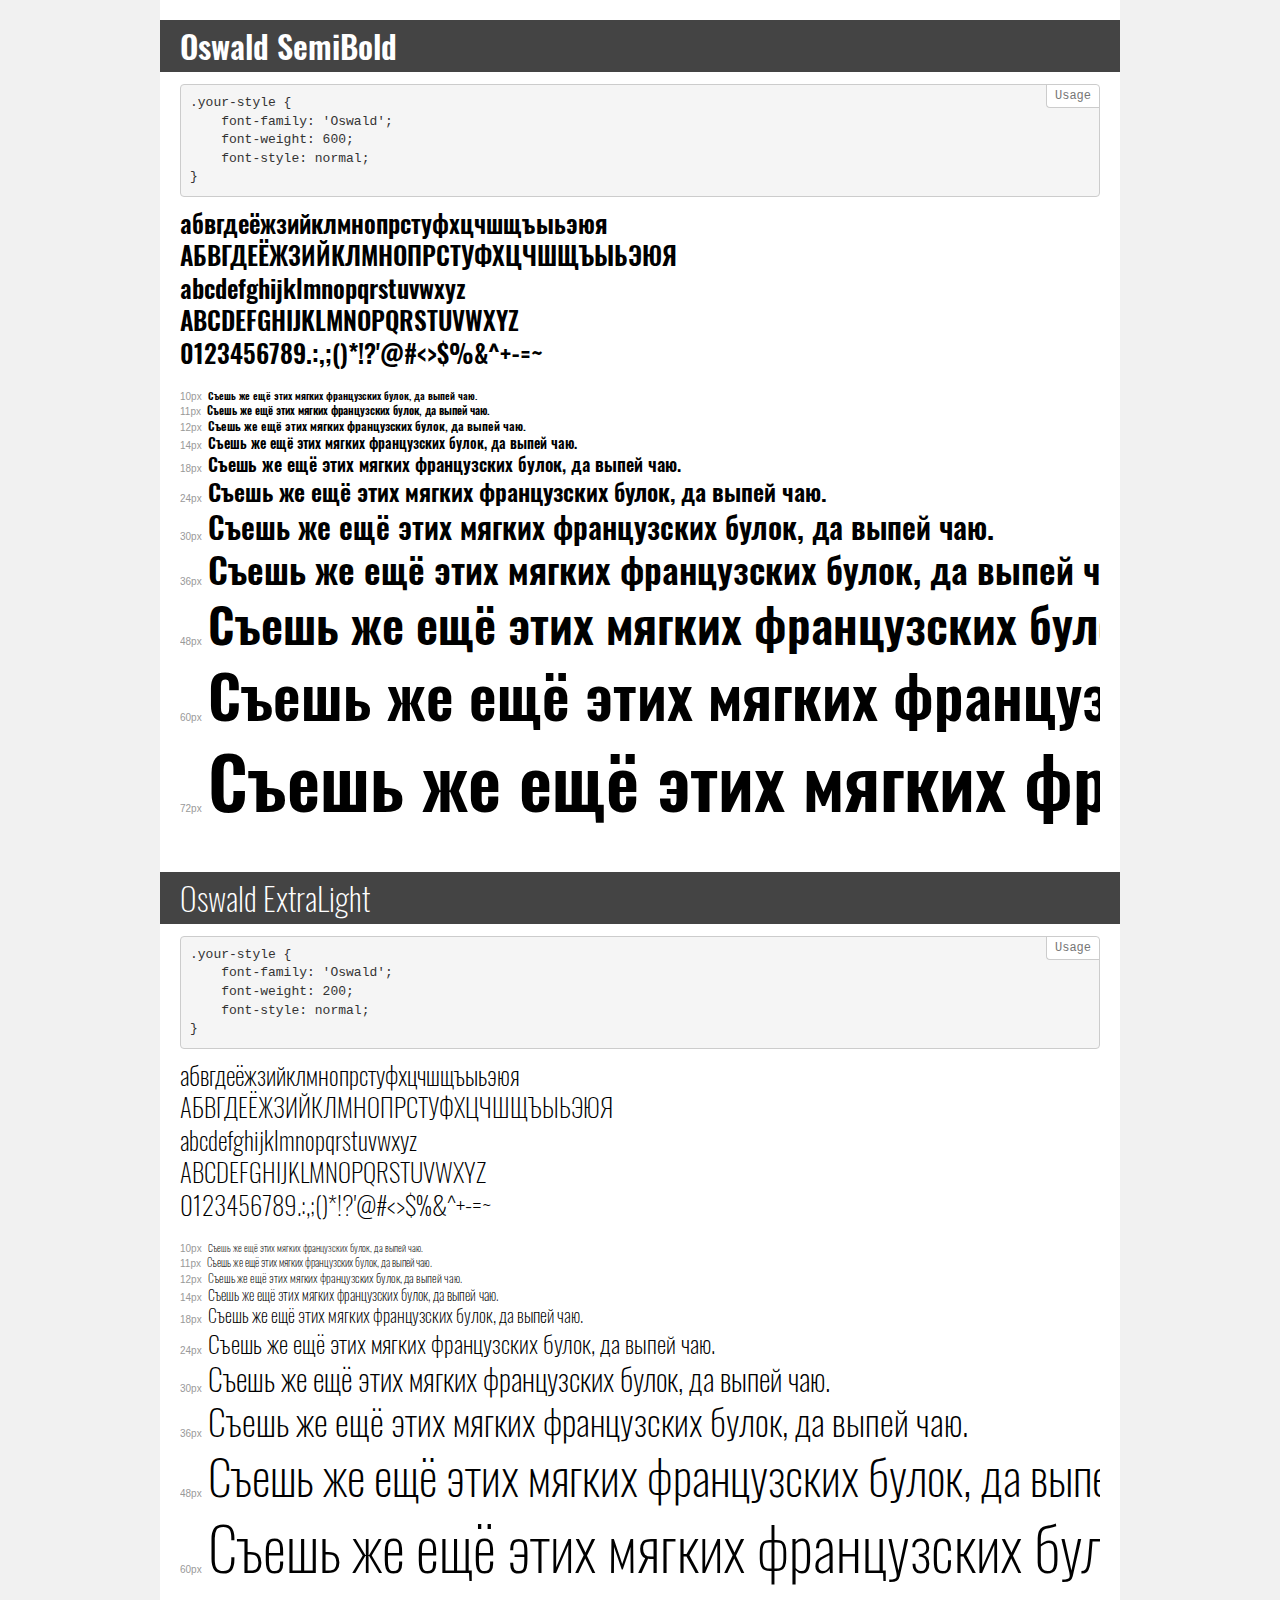
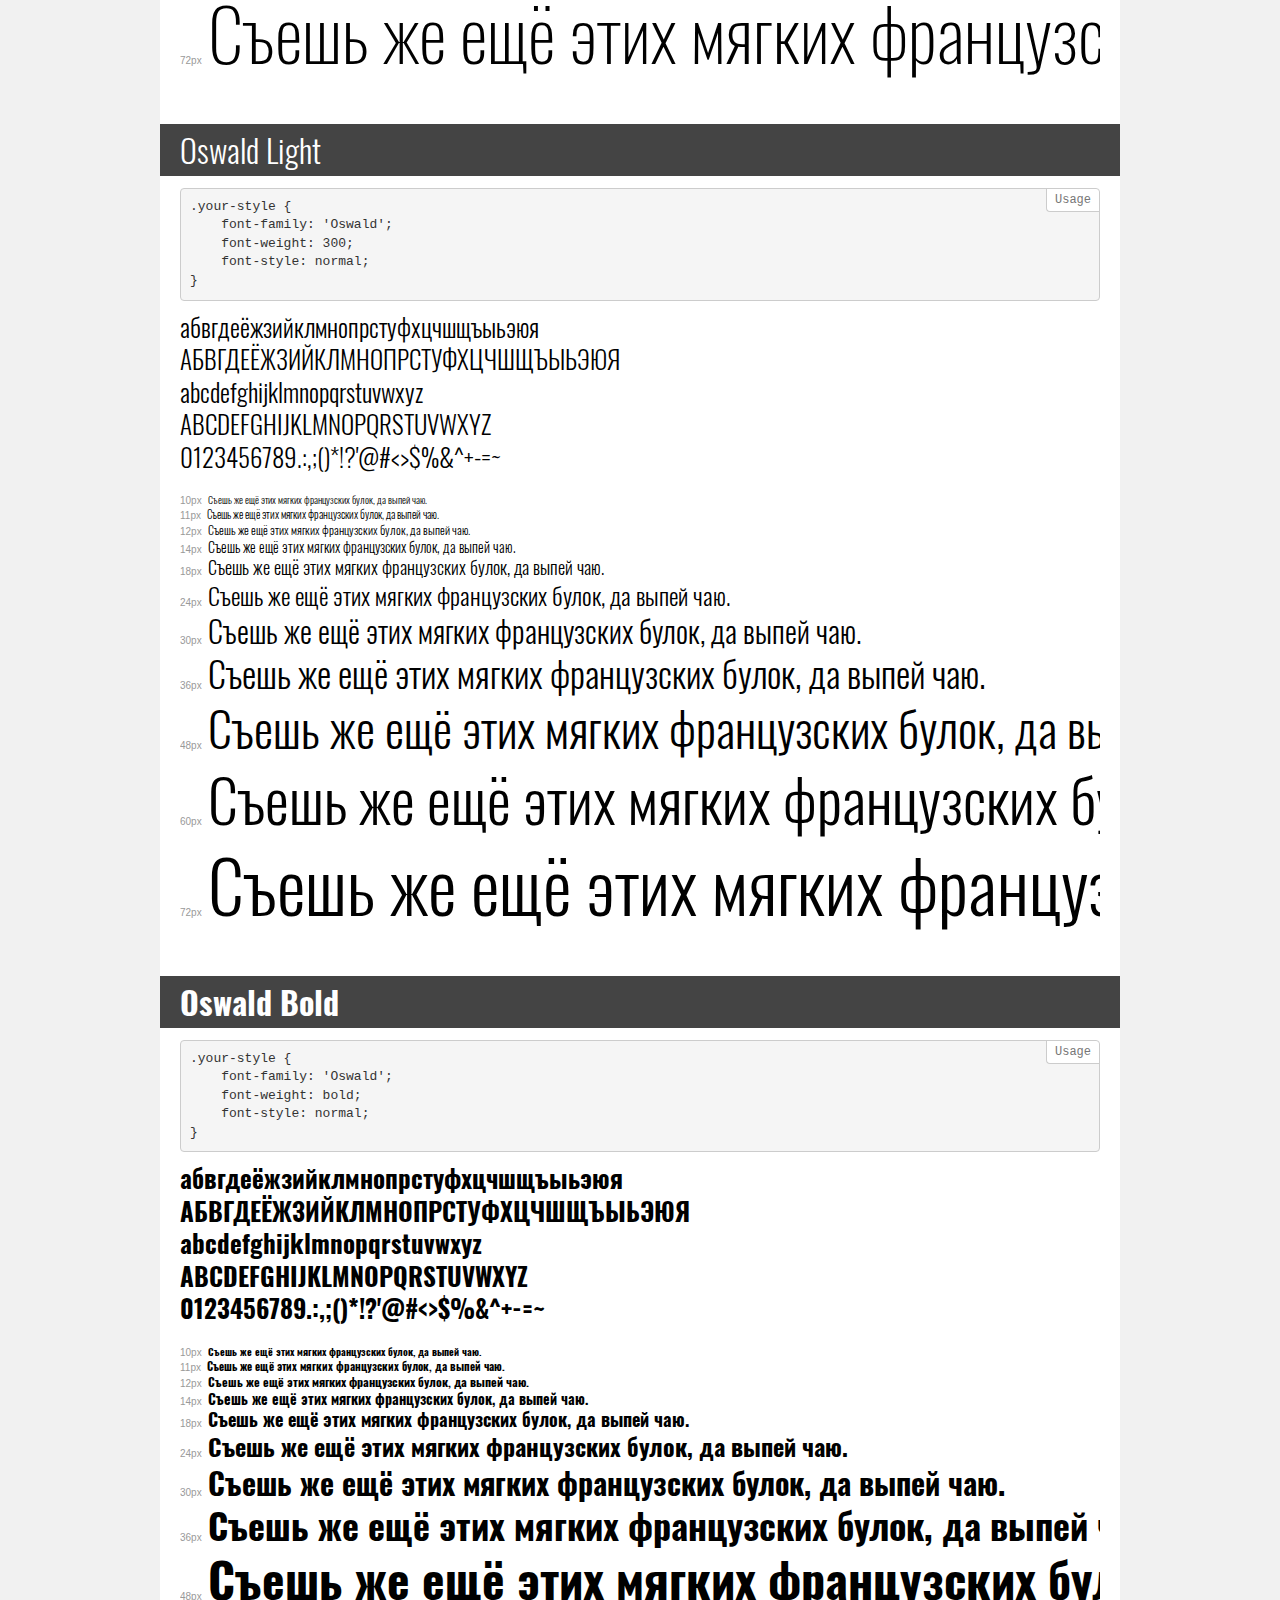
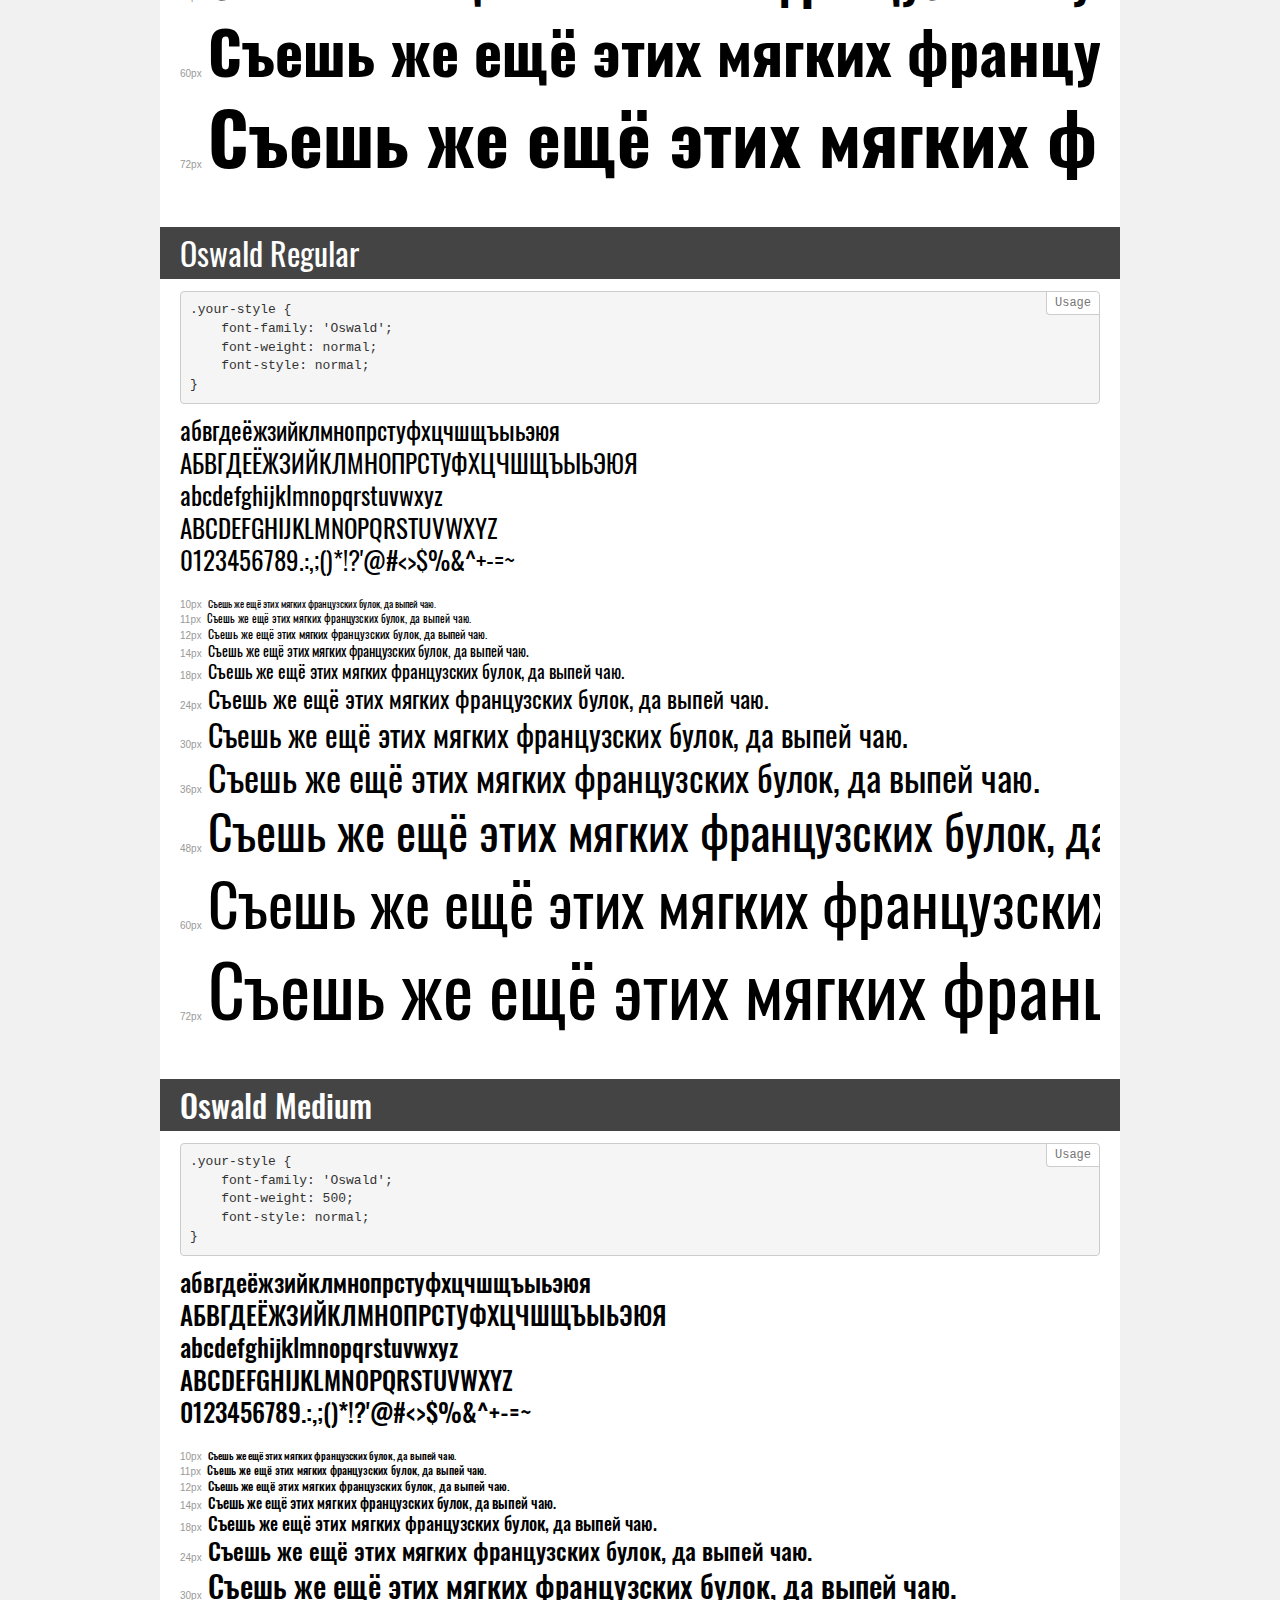
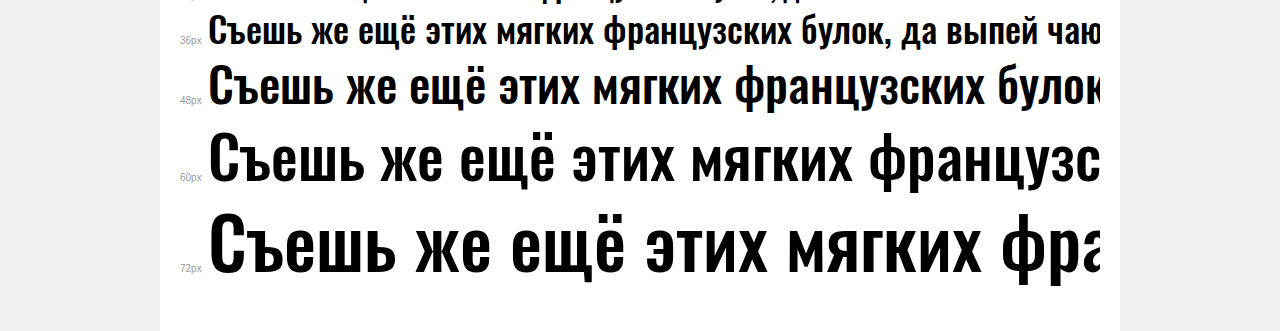
<file: src/fonts/Oswald/demo.html>
<!DOCTYPE html>
<html>
<head>
    <meta charset="utf-8">
    <meta http-equiv="X-UA-Compatible" content="IE=edge">
    <meta name="viewport" content="width=device-width, initial-scale=1">
    <meta name="robots" content="noindex, noarchive">
    <title>Transfonter demo</title>
    <link href="stylesheet.css" rel="stylesheet">
    <style>
        /*
        http://meyerweb.com/eric/tools/css/reset/
        v2.0 | 20110126
        License: none (public domain)
        */
        html, body, div, span, applet, object, iframe,
        h1, h2, h3, h4, h5, h6, p, blockquote, pre,
        a, abbr, acronym, address, big, cite, code,
        del, dfn, em, img, ins, kbd, q, s, samp,
        small, strike, strong, sub, sup, tt, var,
        b, u, i, center,
        dl, dt, dd, ol, ul, li,
        fieldset, form, label, legend,
        table, caption, tbody, tfoot, thead, tr, th, td,
        article, aside, canvas, details, embed,
        figure, figcaption, footer, header, hgroup,
        menu, nav, output, ruby, section, summary,
        time, mark, audio, video {
            margin: 0;
            padding: 0;
            border: 0;
            font-size: 100%;
            font: inherit;
            vertical-align: baseline;
        }
        /* HTML5 display-role reset for older browsers */
        article, aside, details, figcaption, figure,
        footer, header, hgroup, menu, nav, section {
            display: block;
        }
        body {
            line-height: 1;
        }
        ol, ul {
            list-style: none;
        }
        blockquote, q {
            quotes: none;
        }
        blockquote:before, blockquote:after,
        q:before, q:after {
            content: '';
            content: none;
        }
        table {
            border-collapse: collapse;
            border-spacing: 0;
        }
        /* common styles */
        body {
            background: #f1f1f1;
            color: #000;
        }
        .page {
            background: #fff;
            width: 920px;
            margin: 0 auto;
            padding: 20px 20px 0 20px;
            overflow: hidden;
        }
        .font-container {
            overflow-x: auto;
            overflow-y: hidden;
            margin-bottom: 40px;
            line-height: 1.3;
            white-space: nowrap;
            padding-bottom: 5px;
        }
        h1 {
            position: relative;
            background: #444;
            font-size: 32px;
            color: #fff;
            padding: 10px 20px;
            margin: 0 -20px 12px -20px;
        }
        .letters {
            font-size: 25px;
            margin-bottom: 20px;
        }
        .s10:before {
            content: '10px';
        }
        .s11:before {
            content: '11px';
        }
        .s12:before {
            content: '12px';
        }
        .s14:before {
            content: '14px';
        }
        .s18:before {
            content: '18px';
        }
        .s24:before {
            content: '24px';
        }
        .s30:before {
            content: '30px';
        }
        .s36:before {
            content: '36px';
        }
        .s48:before {
            content: '48px';
        }
        .s60:before {
            content: '60px';
        }
        .s72:before {
            content: '72px';
        }
        .s10:before, .s11:before, .s12:before, .s14:before,
        .s18:before, .s24:before, .s30:before, .s36:before,
        .s48:before, .s60:before, .s72:before {
            font-family: Arial, sans-serif;
            font-size: 10px;
            font-weight: normal;
            font-style: normal;
            color: #999;
            padding-right: 6px;
        }
        pre {
            display: block;
            position: relative;
            padding: 9px;
            margin: 0 0 10px;
            font-family: Monaco, Menlo, Consolas, "Courier New", monospace !important;
            font-size: 13px;
            line-height: 1.428571429;
            color: #333;
            font-weight: normal !important;
            font-style: normal !important;
            background-color: #f5f5f5;
            border: 1px solid #ccc;
            overflow-x: auto;
            border-radius: 4px;
        }
        pre:after {
            display: block;
            position: absolute;
            right: 0;
            top: 0;
            content: 'Usage';
            line-height: 1;
            padding: 5px 8px;
            font-size: 12px;
            color: #767676;
            background-color: #fff;
            border: 1px solid #ccc;
            border-right: none;
            border-top: none;
            border-radius: 0 4px 0 4px;
            z-index: 10;
        }
        /* responsive */
        @media (max-width: 959px) {
            .page {
                width: auto;
                margin: 0;
            }
        }
    </style>
</head>
<body>
<div class="page">
    <div class="demo" style="font-family: 'Oswald'; font-weight: 600; font-style: normal;">
        <h1>Oswald SemiBold</h1>
        <pre>.your-style {
    font-family: 'Oswald';
    font-weight: 600;
    font-style: normal;
}</pre>
        <div class="font-container">
            <p class="letters">
                абвгдеёжзийклмнопрстуфхцчшщъыьэюя<br>
АБВГДЕЁЖЗИЙКЛМНОПРСТУФХЦЧШЩЪЫЬЭЮЯ<br>
abcdefghijklmnopqrstuvwxyz<br>
ABCDEFGHIJKLMNOPQRSTUVWXYZ<br>
                0123456789.:,;()*!?'@#<>$%&^+-=~
            </p>
            <p class="s10" style="font-size: 10px;">Съешь же ещё этих мягких французских булок, да выпей чаю.</p>
            <p class="s11" style="font-size: 11px;">Съешь же ещё этих мягких французских булок, да выпей чаю.</p>
            <p class="s12" style="font-size: 12px;">Съешь же ещё этих мягких французских булок, да выпей чаю.</p>
            <p class="s14" style="font-size: 14px;">Съешь же ещё этих мягких французских булок, да выпей чаю.</p>
            <p class="s18" style="font-size: 18px;">Съешь же ещё этих мягких французских булок, да выпей чаю.</p>
            <p class="s24" style="font-size: 24px;">Съешь же ещё этих мягких французских булок, да выпей чаю.</p>
            <p class="s30" style="font-size: 30px;">Съешь же ещё этих мягких французских булок, да выпей чаю.</p>
            <p class="s36" style="font-size: 36px;">Съешь же ещё этих мягких французских булок, да выпей чаю.</p>
            <p class="s48" style="font-size: 48px;">Съешь же ещё этих мягких французских булок, да выпей чаю.</p>
            <p class="s60" style="font-size: 60px;">Съешь же ещё этих мягких французских булок, да выпей чаю.</p>
            <p class="s72" style="font-size: 72px;">Съешь же ещё этих мягких французских булок, да выпей чаю.</p>
        </div>
    </div>
    <div class="demo" style="font-family: 'Oswald'; font-weight: 200; font-style: normal;">
        <h1>Oswald ExtraLight</h1>
        <pre>.your-style {
    font-family: 'Oswald';
    font-weight: 200;
    font-style: normal;
}</pre>
        <div class="font-container">
            <p class="letters">
                абвгдеёжзийклмнопрстуфхцчшщъыьэюя<br>
АБВГДЕЁЖЗИЙКЛМНОПРСТУФХЦЧШЩЪЫЬЭЮЯ<br>
abcdefghijklmnopqrstuvwxyz<br>
ABCDEFGHIJKLMNOPQRSTUVWXYZ<br>
                0123456789.:,;()*!?'@#<>$%&^+-=~
            </p>
            <p class="s10" style="font-size: 10px;">Съешь же ещё этих мягких французских булок, да выпей чаю.</p>
            <p class="s11" style="font-size: 11px;">Съешь же ещё этих мягких французских булок, да выпей чаю.</p>
            <p class="s12" style="font-size: 12px;">Съешь же ещё этих мягких французских булок, да выпей чаю.</p>
            <p class="s14" style="font-size: 14px;">Съешь же ещё этих мягких французских булок, да выпей чаю.</p>
            <p class="s18" style="font-size: 18px;">Съешь же ещё этих мягких французских булок, да выпей чаю.</p>
            <p class="s24" style="font-size: 24px;">Съешь же ещё этих мягких французских булок, да выпей чаю.</p>
            <p class="s30" style="font-size: 30px;">Съешь же ещё этих мягких французских булок, да выпей чаю.</p>
            <p class="s36" style="font-size: 36px;">Съешь же ещё этих мягких французских булок, да выпей чаю.</p>
            <p class="s48" style="font-size: 48px;">Съешь же ещё этих мягких французских булок, да выпей чаю.</p>
            <p class="s60" style="font-size: 60px;">Съешь же ещё этих мягких французских булок, да выпей чаю.</p>
            <p class="s72" style="font-size: 72px;">Съешь же ещё этих мягких французских булок, да выпей чаю.</p>
        </div>
    </div>
    <div class="demo" style="font-family: 'Oswald'; font-weight: 300; font-style: normal;">
        <h1>Oswald Light</h1>
        <pre>.your-style {
    font-family: 'Oswald';
    font-weight: 300;
    font-style: normal;
}</pre>
        <div class="font-container">
            <p class="letters">
                абвгдеёжзийклмнопрстуфхцчшщъыьэюя<br>
АБВГДЕЁЖЗИЙКЛМНОПРСТУФХЦЧШЩЪЫЬЭЮЯ<br>
abcdefghijklmnopqrstuvwxyz<br>
ABCDEFGHIJKLMNOPQRSTUVWXYZ<br>
                0123456789.:,;()*!?'@#<>$%&^+-=~
            </p>
            <p class="s10" style="font-size: 10px;">Съешь же ещё этих мягких французских булок, да выпей чаю.</p>
            <p class="s11" style="font-size: 11px;">Съешь же ещё этих мягких французских булок, да выпей чаю.</p>
            <p class="s12" style="font-size: 12px;">Съешь же ещё этих мягких французских булок, да выпей чаю.</p>
            <p class="s14" style="font-size: 14px;">Съешь же ещё этих мягких французских булок, да выпей чаю.</p>
            <p class="s18" style="font-size: 18px;">Съешь же ещё этих мягких французских булок, да выпей чаю.</p>
            <p class="s24" style="font-size: 24px;">Съешь же ещё этих мягких французских булок, да выпей чаю.</p>
            <p class="s30" style="font-size: 30px;">Съешь же ещё этих мягких французских булок, да выпей чаю.</p>
            <p class="s36" style="font-size: 36px;">Съешь же ещё этих мягких французских булок, да выпей чаю.</p>
            <p class="s48" style="font-size: 48px;">Съешь же ещё этих мягких французских булок, да выпей чаю.</p>
            <p class="s60" style="font-size: 60px;">Съешь же ещё этих мягких французских булок, да выпей чаю.</p>
            <p class="s72" style="font-size: 72px;">Съешь же ещё этих мягких французских булок, да выпей чаю.</p>
        </div>
    </div>
    <div class="demo" style="font-family: 'Oswald'; font-weight: bold; font-style: normal;">
        <h1>Oswald Bold</h1>
        <pre>.your-style {
    font-family: 'Oswald';
    font-weight: bold;
    font-style: normal;
}</pre>
        <div class="font-container">
            <p class="letters">
                абвгдеёжзийклмнопрстуфхцчшщъыьэюя<br>
АБВГДЕЁЖЗИЙКЛМНОПРСТУФХЦЧШЩЪЫЬЭЮЯ<br>
abcdefghijklmnopqrstuvwxyz<br>
ABCDEFGHIJKLMNOPQRSTUVWXYZ<br>
                0123456789.:,;()*!?'@#<>$%&^+-=~
            </p>
            <p class="s10" style="font-size: 10px;">Съешь же ещё этих мягких французских булок, да выпей чаю.</p>
            <p class="s11" style="font-size: 11px;">Съешь же ещё этих мягких французских булок, да выпей чаю.</p>
            <p class="s12" style="font-size: 12px;">Съешь же ещё этих мягких французских булок, да выпей чаю.</p>
            <p class="s14" style="font-size: 14px;">Съешь же ещё этих мягких французских булок, да выпей чаю.</p>
            <p class="s18" style="font-size: 18px;">Съешь же ещё этих мягких французских булок, да выпей чаю.</p>
            <p class="s24" style="font-size: 24px;">Съешь же ещё этих мягких французских булок, да выпей чаю.</p>
            <p class="s30" style="font-size: 30px;">Съешь же ещё этих мягких французских булок, да выпей чаю.</p>
            <p class="s36" style="font-size: 36px;">Съешь же ещё этих мягких французских булок, да выпей чаю.</p>
            <p class="s48" style="font-size: 48px;">Съешь же ещё этих мягких французских булок, да выпей чаю.</p>
            <p class="s60" style="font-size: 60px;">Съешь же ещё этих мягких французских булок, да выпей чаю.</p>
            <p class="s72" style="font-size: 72px;">Съешь же ещё этих мягких французских булок, да выпей чаю.</p>
        </div>
    </div>
    <div class="demo" style="font-family: 'Oswald'; font-weight: normal; font-style: normal;">
        <h1>Oswald Regular</h1>
        <pre>.your-style {
    font-family: 'Oswald';
    font-weight: normal;
    font-style: normal;
}</pre>
        <div class="font-container">
            <p class="letters">
                абвгдеёжзийклмнопрстуфхцчшщъыьэюя<br>
АБВГДЕЁЖЗИЙКЛМНОПРСТУФХЦЧШЩЪЫЬЭЮЯ<br>
abcdefghijklmnopqrstuvwxyz<br>
ABCDEFGHIJKLMNOPQRSTUVWXYZ<br>
                0123456789.:,;()*!?'@#<>$%&^+-=~
            </p>
            <p class="s10" style="font-size: 10px;">Съешь же ещё этих мягких французских булок, да выпей чаю.</p>
            <p class="s11" style="font-size: 11px;">Съешь же ещё этих мягких французских булок, да выпей чаю.</p>
            <p class="s12" style="font-size: 12px;">Съешь же ещё этих мягких французских булок, да выпей чаю.</p>
            <p class="s14" style="font-size: 14px;">Съешь же ещё этих мягких французских булок, да выпей чаю.</p>
            <p class="s18" style="font-size: 18px;">Съешь же ещё этих мягких французских булок, да выпей чаю.</p>
            <p class="s24" style="font-size: 24px;">Съешь же ещё этих мягких французских булок, да выпей чаю.</p>
            <p class="s30" style="font-size: 30px;">Съешь же ещё этих мягких французских булок, да выпей чаю.</p>
            <p class="s36" style="font-size: 36px;">Съешь же ещё этих мягких французских булок, да выпей чаю.</p>
            <p class="s48" style="font-size: 48px;">Съешь же ещё этих мягких французских булок, да выпей чаю.</p>
            <p class="s60" style="font-size: 60px;">Съешь же ещё этих мягких французских булок, да выпей чаю.</p>
            <p class="s72" style="font-size: 72px;">Съешь же ещё этих мягких французских булок, да выпей чаю.</p>
        </div>
    </div>
    <div class="demo" style="font-family: 'Oswald'; font-weight: 500; font-style: normal;">
        <h1>Oswald Medium</h1>
        <pre>.your-style {
    font-family: 'Oswald';
    font-weight: 500;
    font-style: normal;
}</pre>
        <div class="font-container">
            <p class="letters">
                абвгдеёжзийклмнопрстуфхцчшщъыьэюя<br>
АБВГДЕЁЖЗИЙКЛМНОПРСТУФХЦЧШЩЪЫЬЭЮЯ<br>
abcdefghijklmnopqrstuvwxyz<br>
ABCDEFGHIJKLMNOPQRSTUVWXYZ<br>
                0123456789.:,;()*!?'@#<>$%&^+-=~
            </p>
            <p class="s10" style="font-size: 10px;">Съешь же ещё этих мягких французских булок, да выпей чаю.</p>
            <p class="s11" style="font-size: 11px;">Съешь же ещё этих мягких французских булок, да выпей чаю.</p>
            <p class="s12" style="font-size: 12px;">Съешь же ещё этих мягких французских булок, да выпей чаю.</p>
            <p class="s14" style="font-size: 14px;">Съешь же ещё этих мягких французских булок, да выпей чаю.</p>
            <p class="s18" style="font-size: 18px;">Съешь же ещё этих мягких французских булок, да выпей чаю.</p>
            <p class="s24" style="font-size: 24px;">Съешь же ещё этих мягких французских булок, да выпей чаю.</p>
            <p class="s30" style="font-size: 30px;">Съешь же ещё этих мягких французских булок, да выпей чаю.</p>
            <p class="s36" style="font-size: 36px;">Съешь же ещё этих мягких французских булок, да выпей чаю.</p>
            <p class="s48" style="font-size: 48px;">Съешь же ещё этих мягких французских булок, да выпей чаю.</p>
            <p class="s60" style="font-size: 60px;">Съешь же ещё этих мягких французских булок, да выпей чаю.</p>
            <p class="s72" style="font-size: 72px;">Съешь же ещё этих мягких французских булок, да выпей чаю.</p>
        </div>
    </div>
</div>
</body>
</html>
</file>
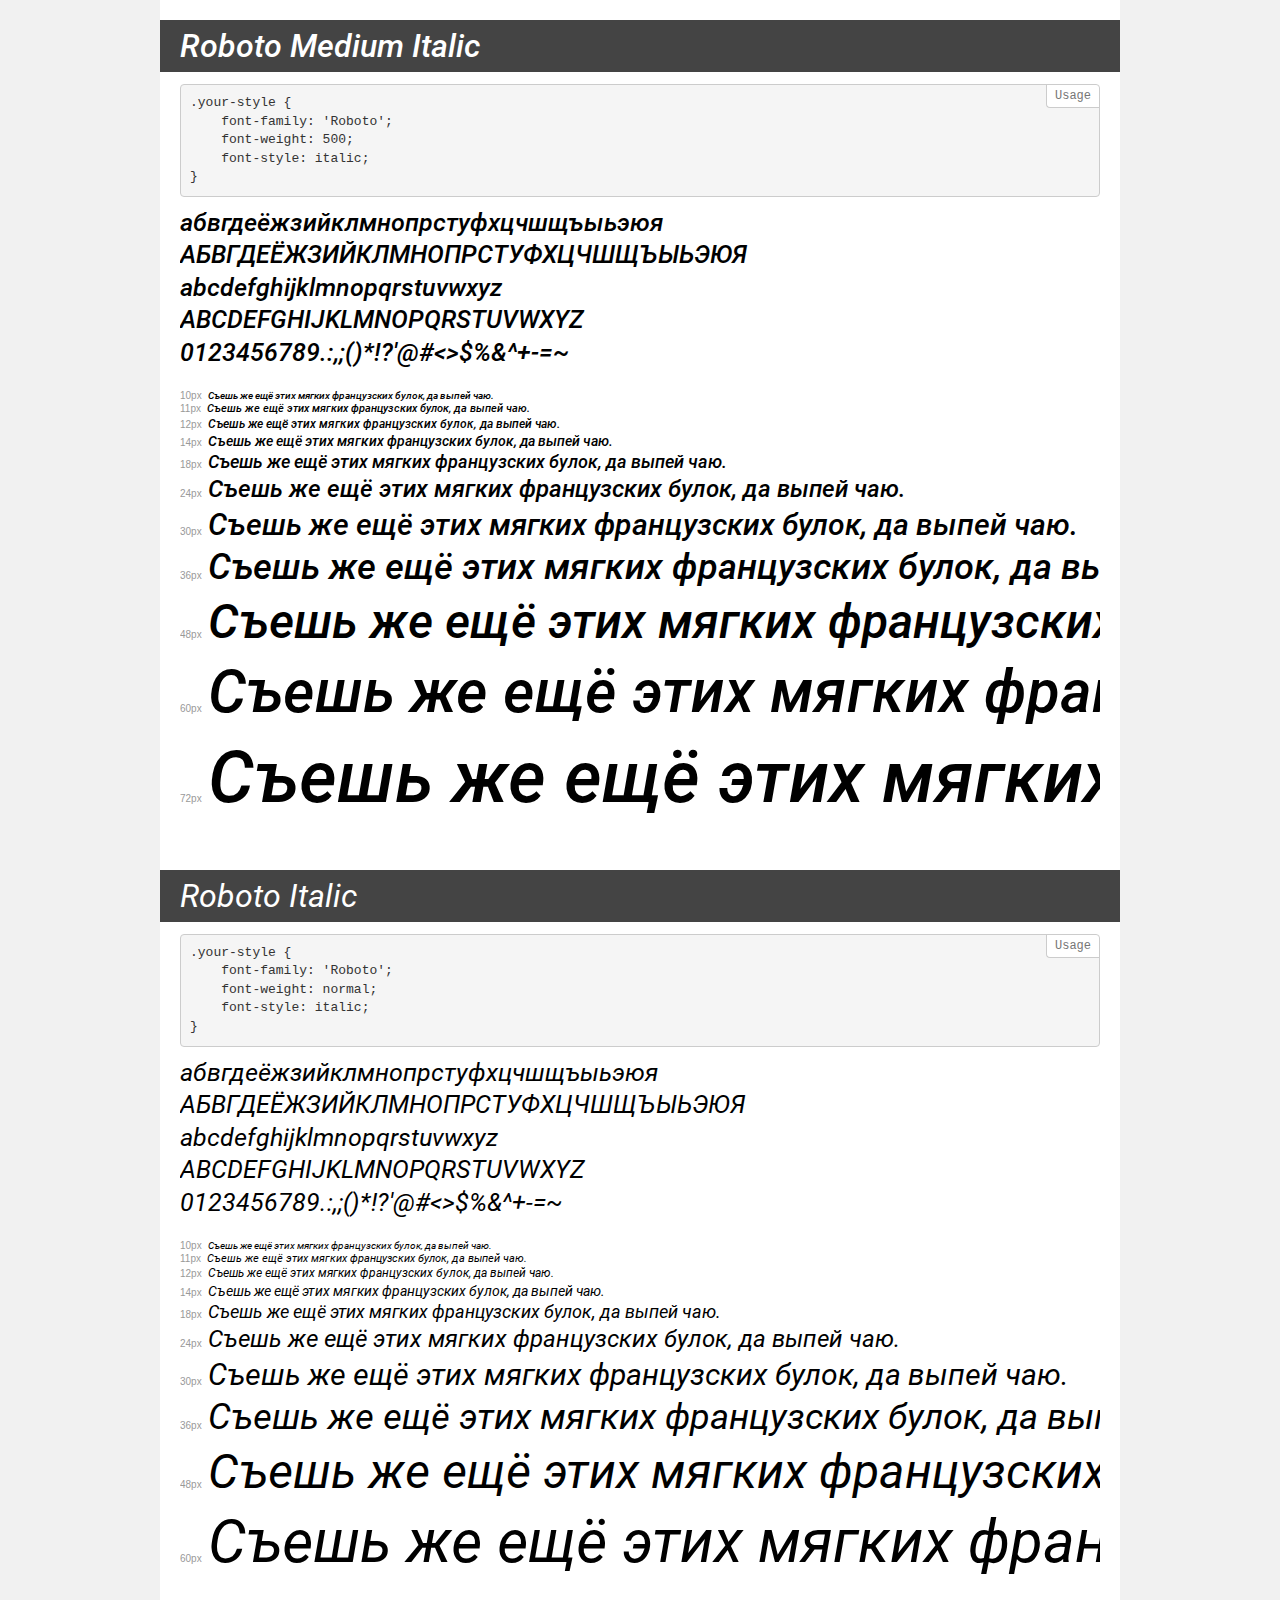
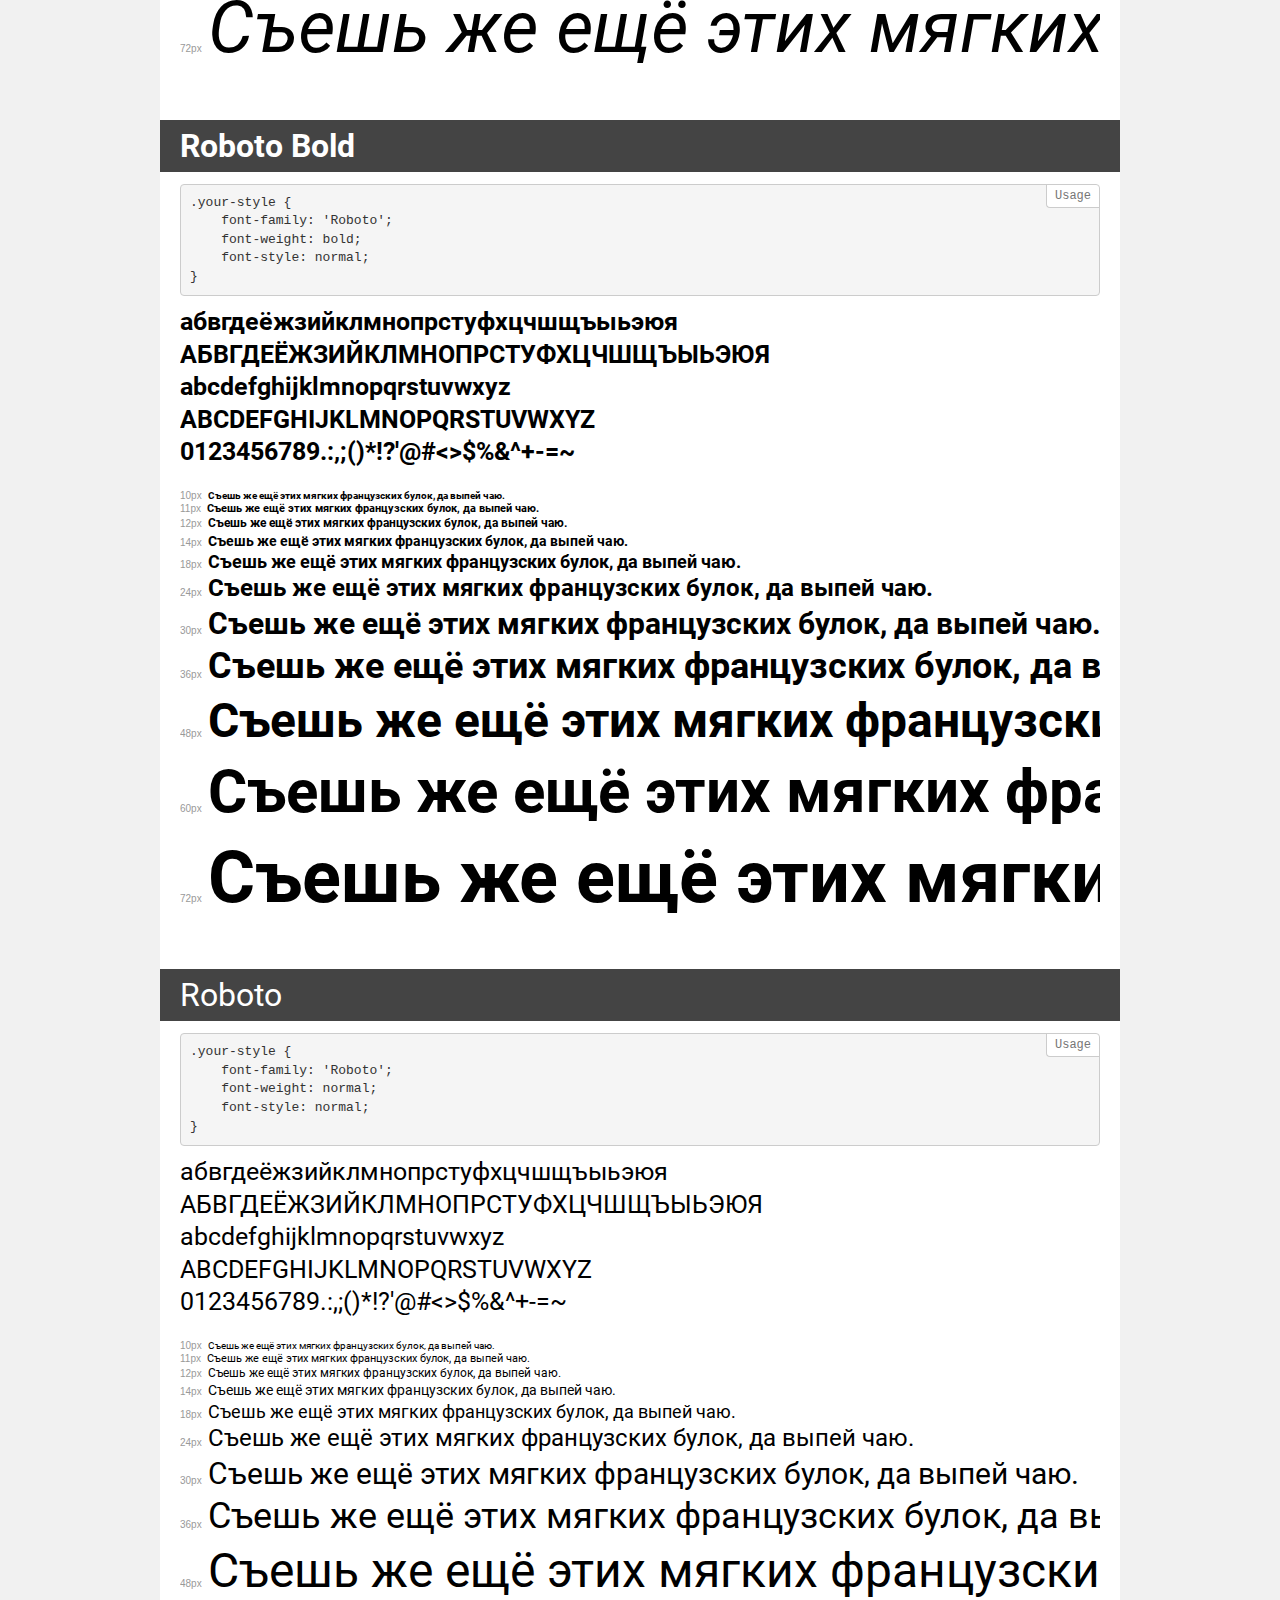
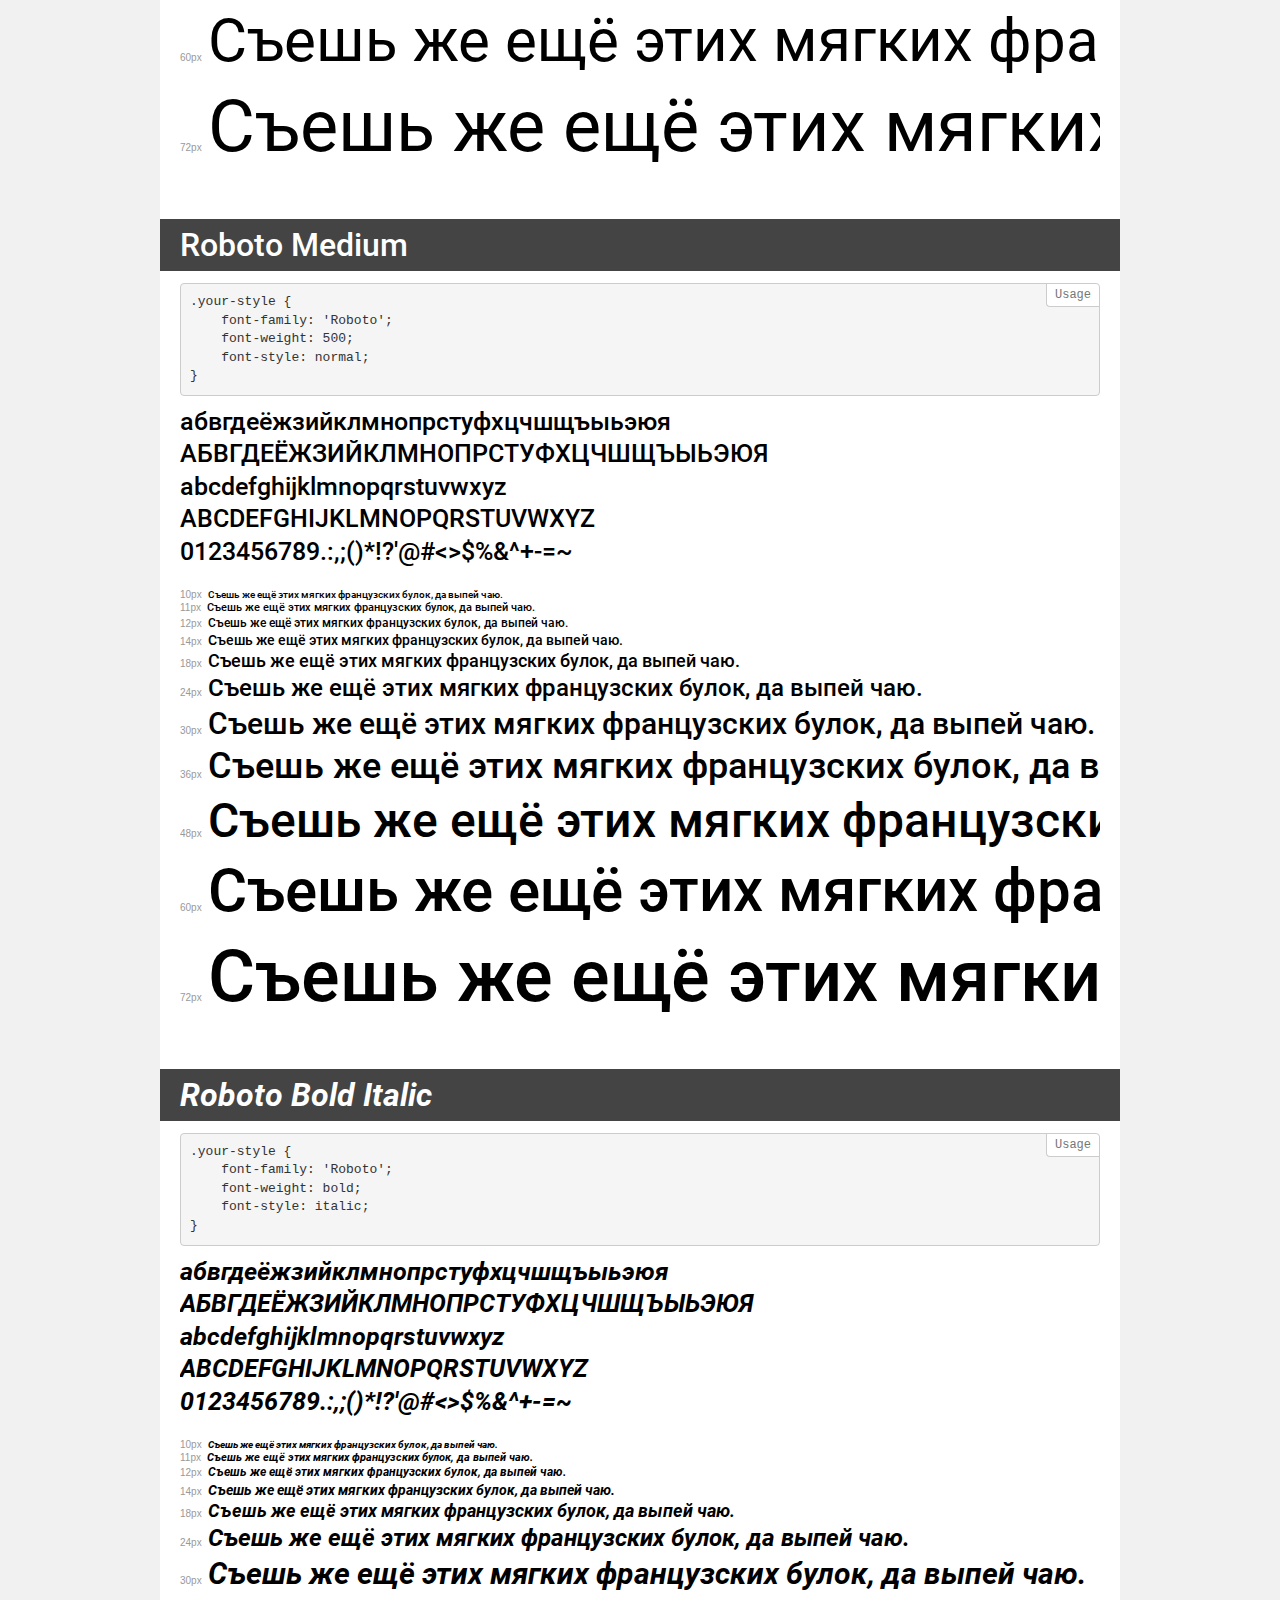
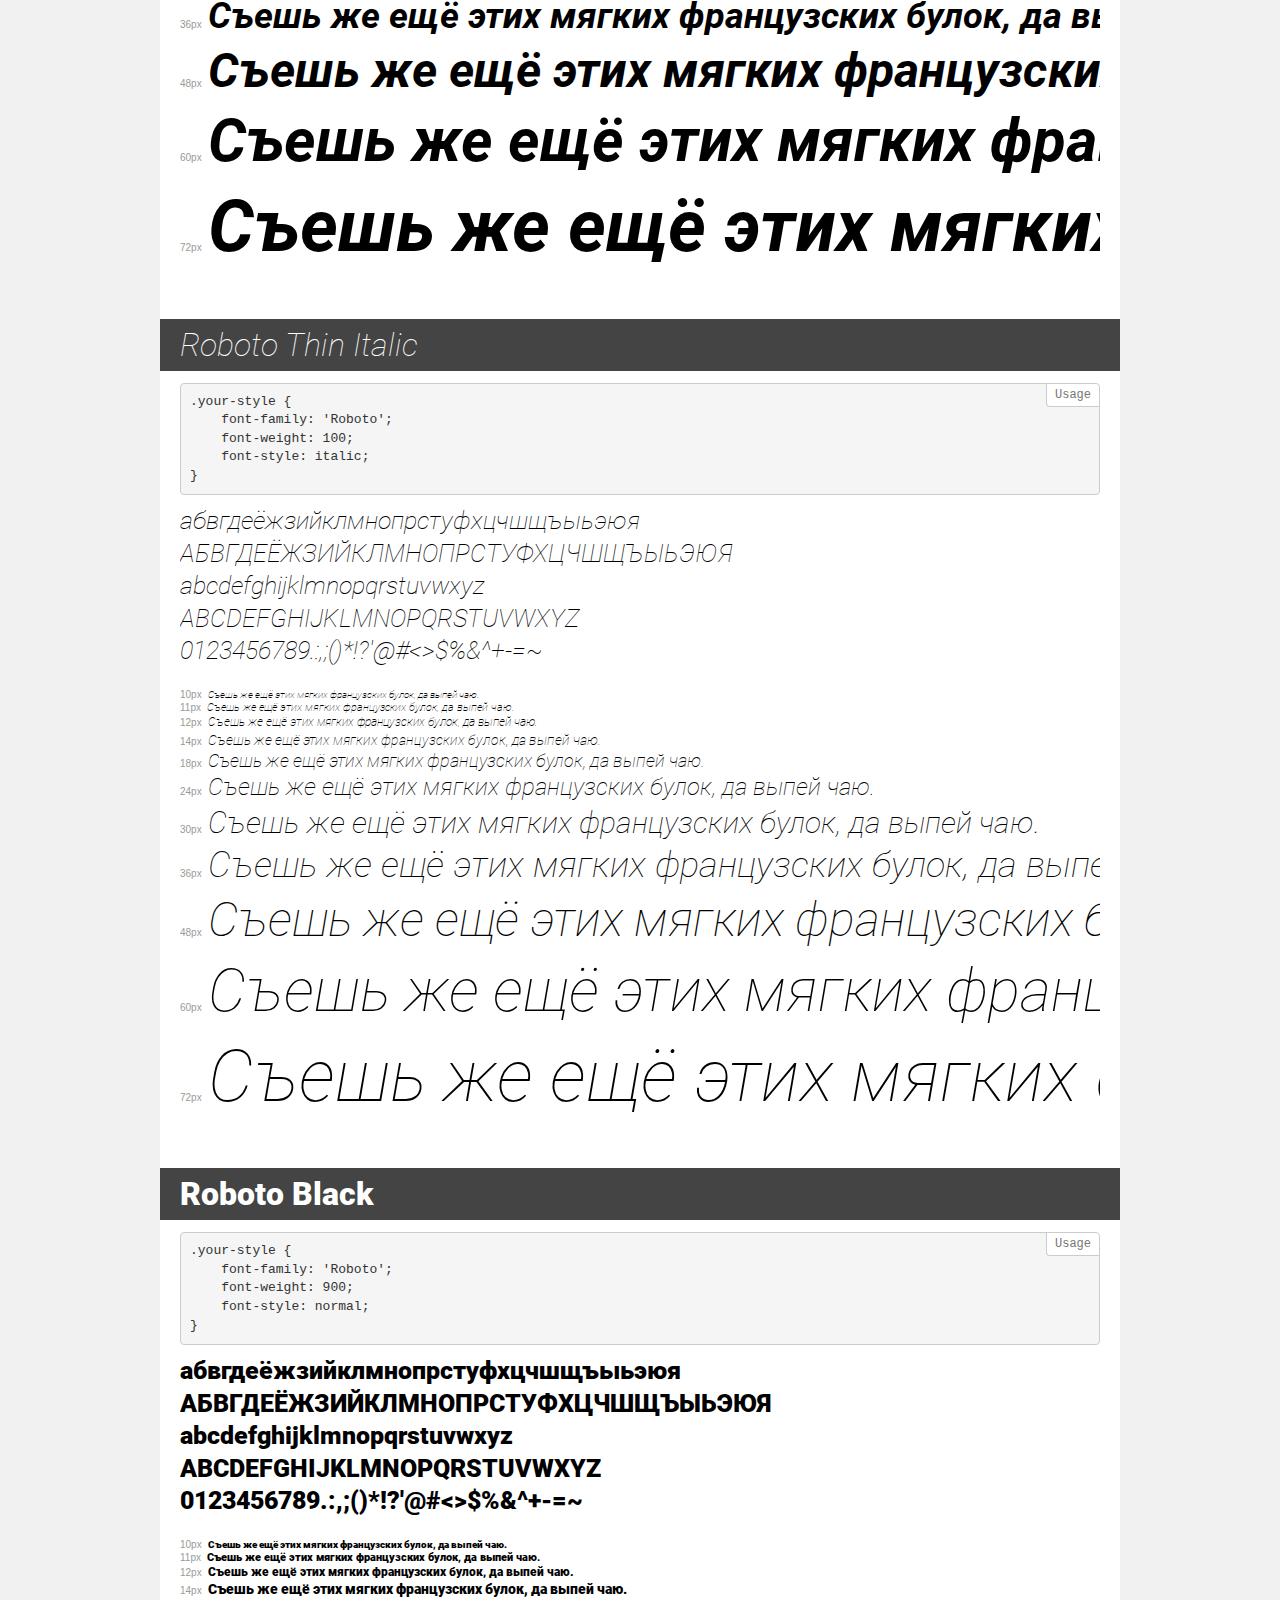
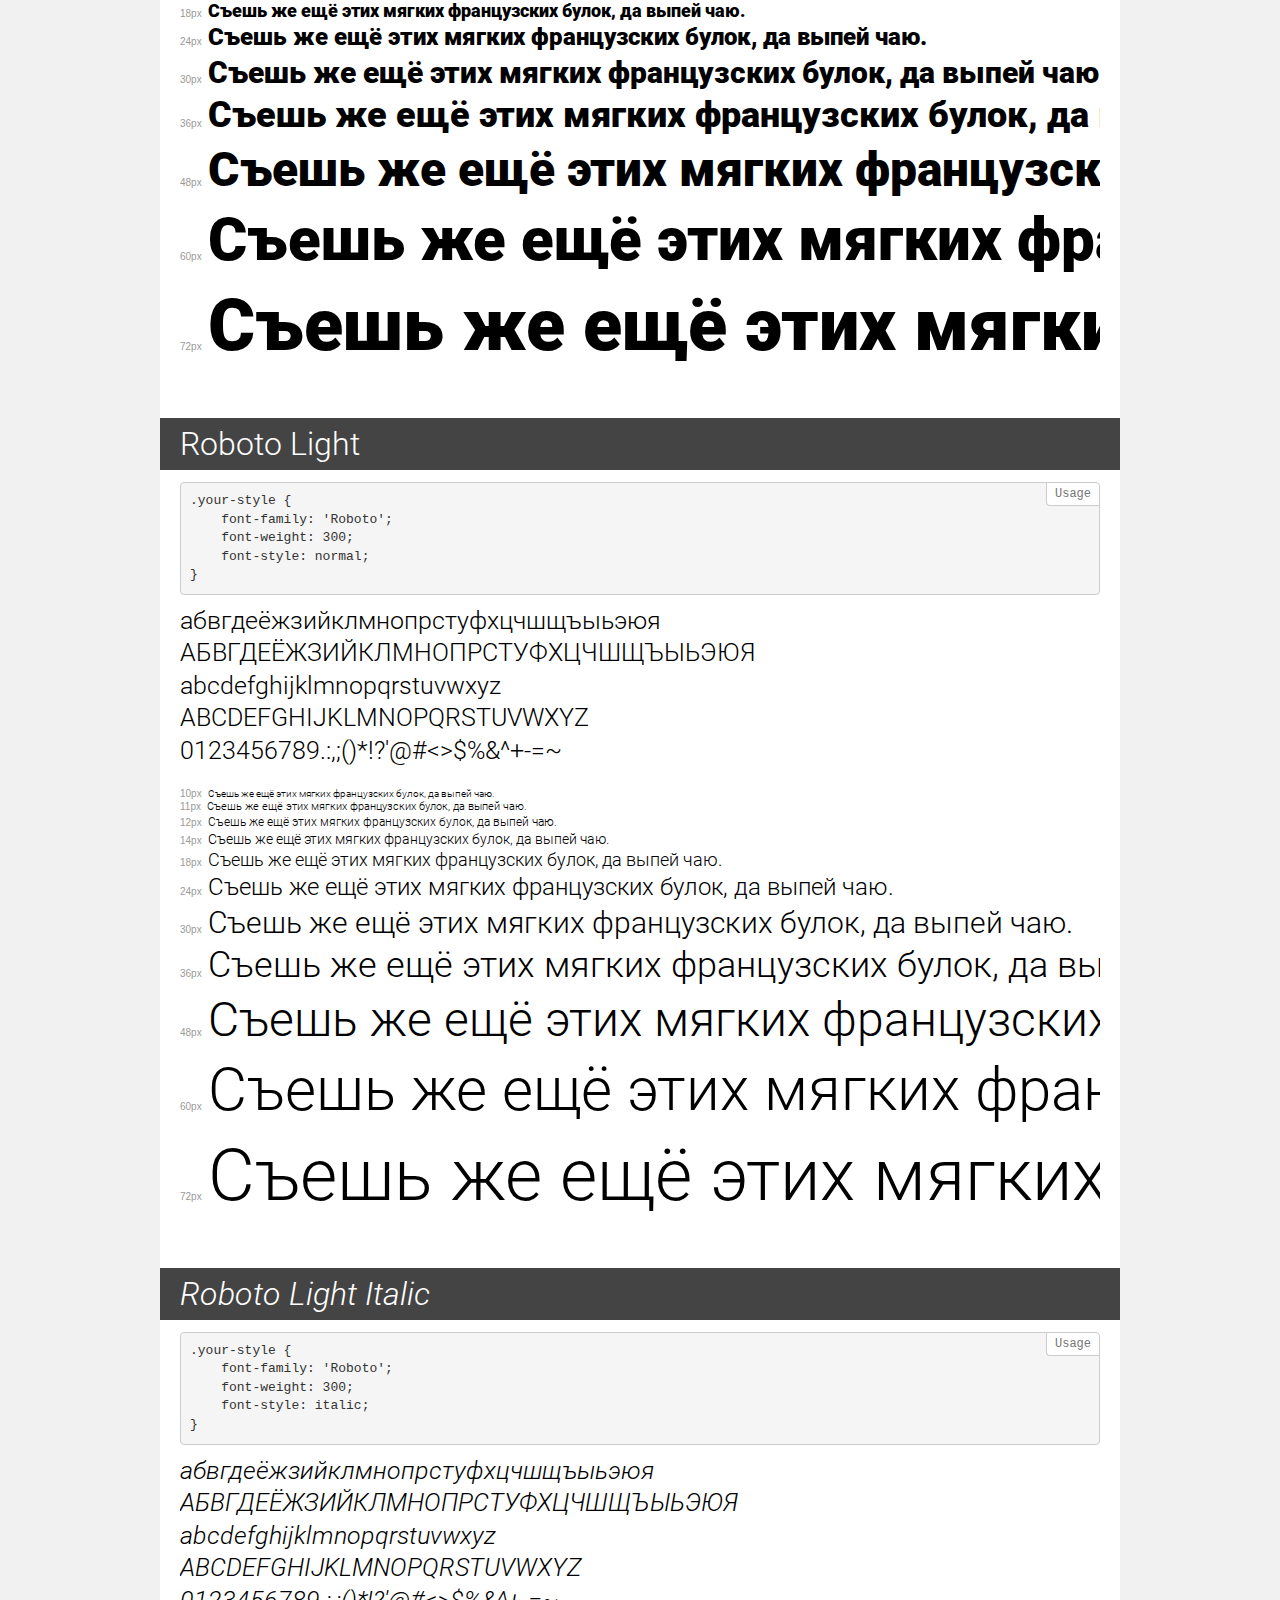
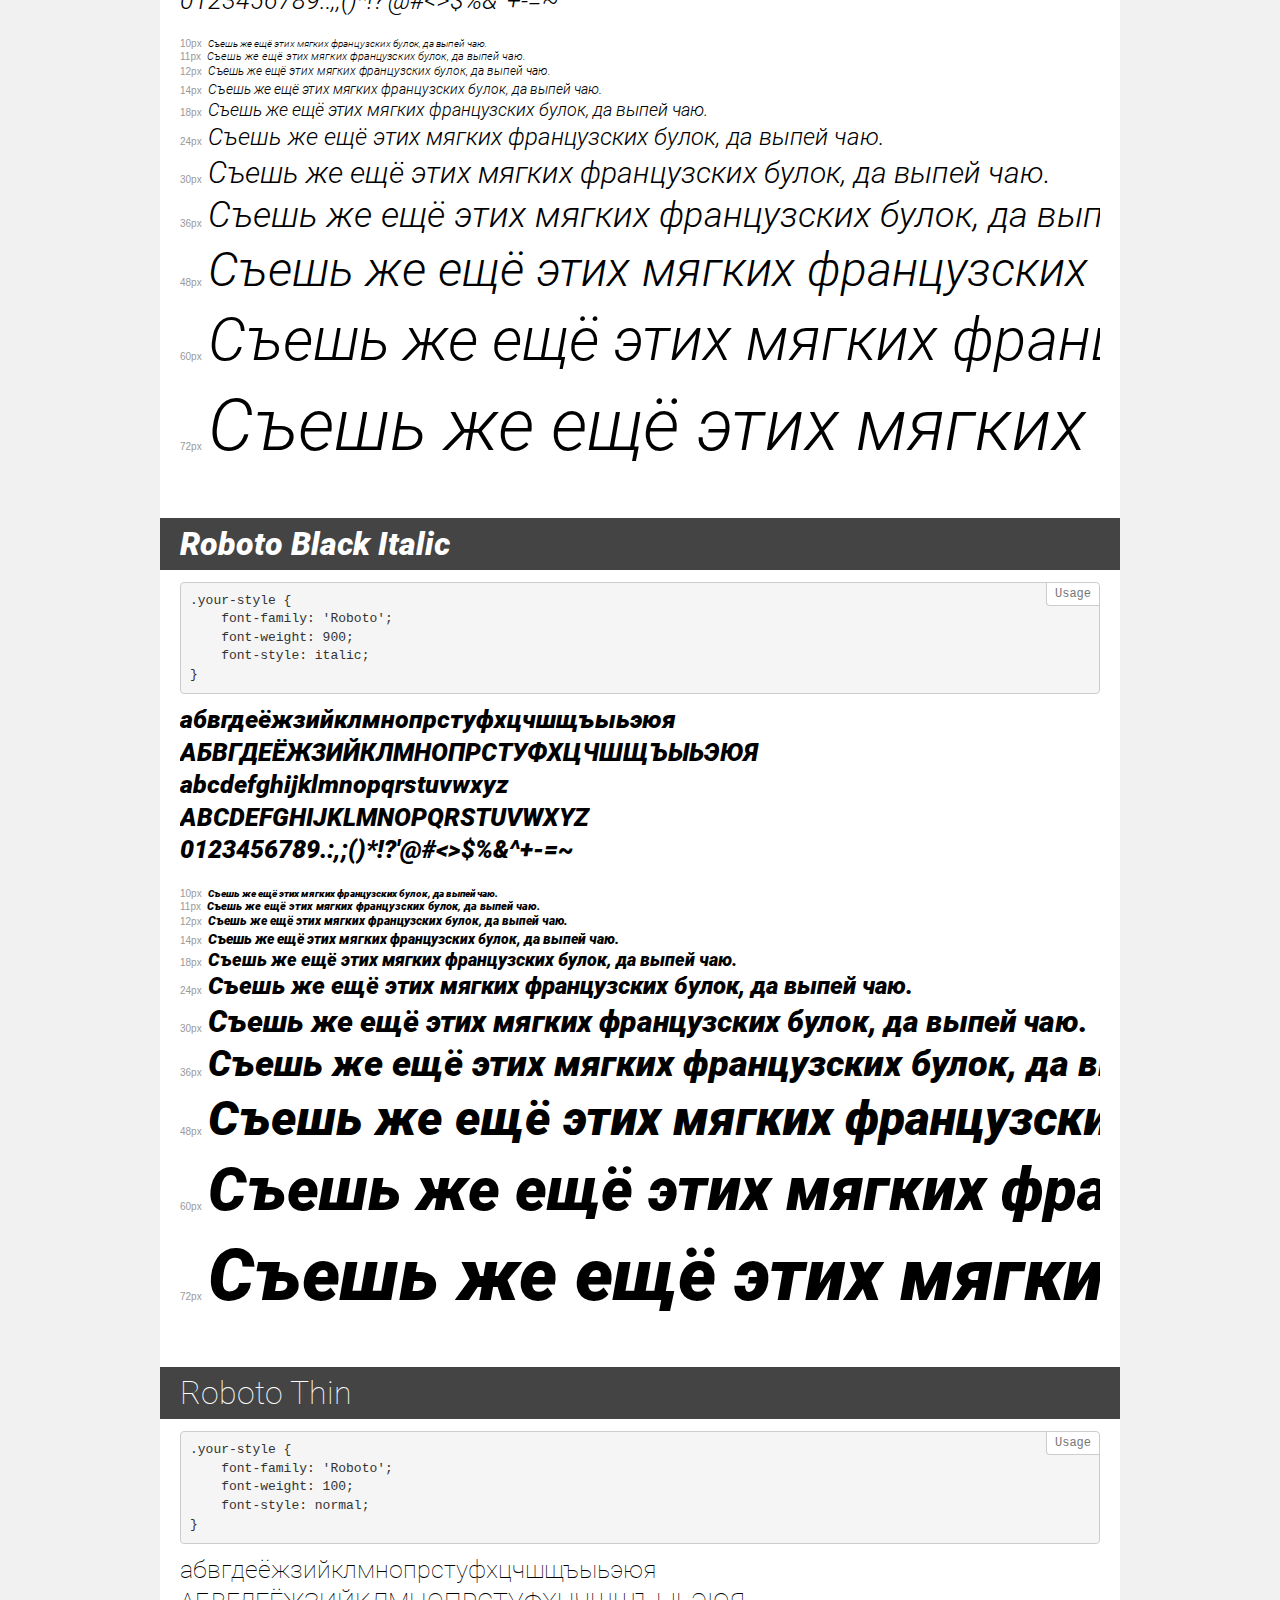
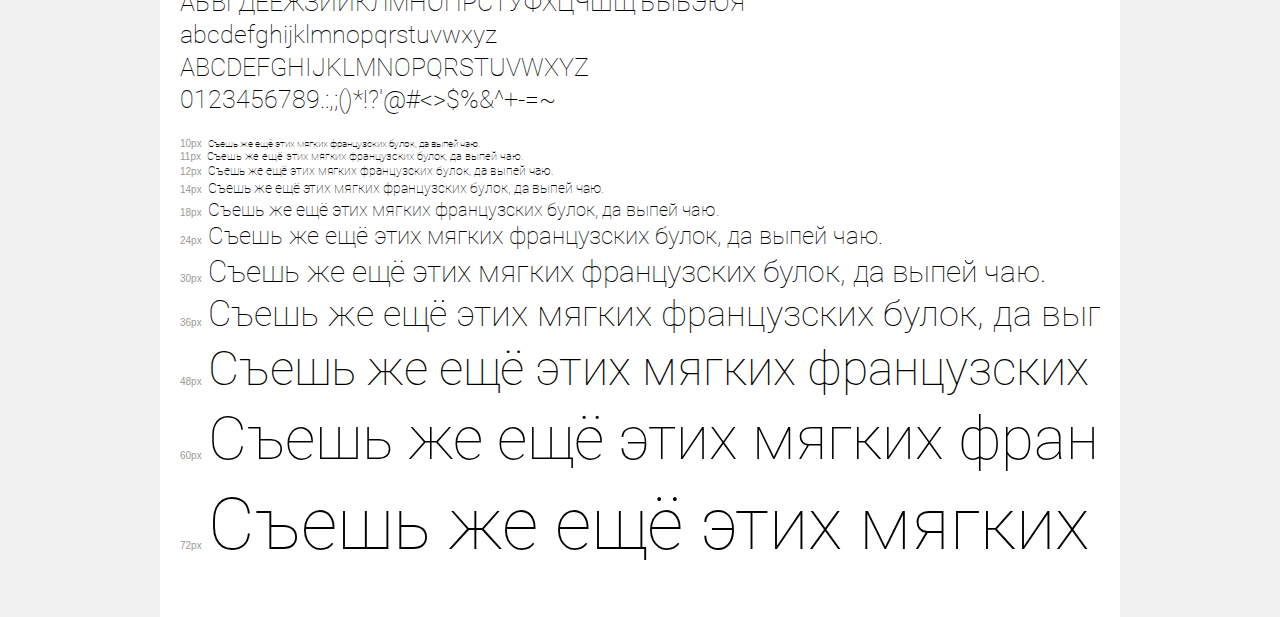
<file: src/fonts/Roboto/demo.html>
<!DOCTYPE html>
<html>
<head>
    <meta charset="utf-8">
    <meta http-equiv="X-UA-Compatible" content="IE=edge">
    <meta name="viewport" content="width=device-width, initial-scale=1">
    <meta name="robots" content="noindex, noarchive">
    <title>Transfonter demo</title>
    <link href="stylesheet.css" rel="stylesheet">
    <style>
        /*
        http://meyerweb.com/eric/tools/css/reset/
        v2.0 | 20110126
        License: none (public domain)
        */
        html, body, div, span, applet, object, iframe,
        h1, h2, h3, h4, h5, h6, p, blockquote, pre,
        a, abbr, acronym, address, big, cite, code,
        del, dfn, em, img, ins, kbd, q, s, samp,
        small, strike, strong, sub, sup, tt, var,
        b, u, i, center,
        dl, dt, dd, ol, ul, li,
        fieldset, form, label, legend,
        table, caption, tbody, tfoot, thead, tr, th, td,
        article, aside, canvas, details, embed,
        figure, figcaption, footer, header, hgroup,
        menu, nav, output, ruby, section, summary,
        time, mark, audio, video {
            margin: 0;
            padding: 0;
            border: 0;
            font-size: 100%;
            font: inherit;
            vertical-align: baseline;
        }
        /* HTML5 display-role reset for older browsers */
        article, aside, details, figcaption, figure,
        footer, header, hgroup, menu, nav, section {
            display: block;
        }
        body {
            line-height: 1;
        }
        ol, ul {
            list-style: none;
        }
        blockquote, q {
            quotes: none;
        }
        blockquote:before, blockquote:after,
        q:before, q:after {
            content: '';
            content: none;
        }
        table {
            border-collapse: collapse;
            border-spacing: 0;
        }
        /* common styles */
        body {
            background: #f1f1f1;
            color: #000;
        }
        .page {
            background: #fff;
            width: 920px;
            margin: 0 auto;
            padding: 20px 20px 0 20px;
            overflow: hidden;
        }
        .font-container {
            overflow-x: auto;
            overflow-y: hidden;
            margin-bottom: 40px;
            line-height: 1.3;
            white-space: nowrap;
            padding-bottom: 5px;
        }
        h1 {
            position: relative;
            background: #444;
            font-size: 32px;
            color: #fff;
            padding: 10px 20px;
            margin: 0 -20px 12px -20px;
        }
        .letters {
            font-size: 25px;
            margin-bottom: 20px;
        }
        .s10:before {
            content: '10px';
        }
        .s11:before {
            content: '11px';
        }
        .s12:before {
            content: '12px';
        }
        .s14:before {
            content: '14px';
        }
        .s18:before {
            content: '18px';
        }
        .s24:before {
            content: '24px';
        }
        .s30:before {
            content: '30px';
        }
        .s36:before {
            content: '36px';
        }
        .s48:before {
            content: '48px';
        }
        .s60:before {
            content: '60px';
        }
        .s72:before {
            content: '72px';
        }
        .s10:before, .s11:before, .s12:before, .s14:before,
        .s18:before, .s24:before, .s30:before, .s36:before,
        .s48:before, .s60:before, .s72:before {
            font-family: Arial, sans-serif;
            font-size: 10px;
            font-weight: normal;
            font-style: normal;
            color: #999;
            padding-right: 6px;
        }
        pre {
            display: block;
            position: relative;
            padding: 9px;
            margin: 0 0 10px;
            font-family: Monaco, Menlo, Consolas, "Courier New", monospace !important;
            font-size: 13px;
            line-height: 1.428571429;
            color: #333;
            font-weight: normal !important;
            font-style: normal !important;
            background-color: #f5f5f5;
            border: 1px solid #ccc;
            overflow-x: auto;
            border-radius: 4px;
        }
        pre:after {
            display: block;
            position: absolute;
            right: 0;
            top: 0;
            content: 'Usage';
            line-height: 1;
            padding: 5px 8px;
            font-size: 12px;
            color: #767676;
            background-color: #fff;
            border: 1px solid #ccc;
            border-right: none;
            border-top: none;
            border-radius: 0 4px 0 4px;
            z-index: 10;
        }
        /* responsive */
        @media (max-width: 959px) {
            .page {
                width: auto;
                margin: 0;
            }
        }
    </style>
</head>
<body>
<div class="page">
    <div class="demo" style="font-family: 'Roboto'; font-weight: 500; font-style: italic;">
        <h1>Roboto Medium Italic</h1>
        <pre>.your-style {
    font-family: 'Roboto';
    font-weight: 500;
    font-style: italic;
}</pre>
        <div class="font-container">
            <p class="letters">
                абвгдеёжзийклмнопрстуфхцчшщъыьэюя<br>
АБВГДЕЁЖЗИЙКЛМНОПРСТУФХЦЧШЩЪЫЬЭЮЯ<br>
abcdefghijklmnopqrstuvwxyz<br>
ABCDEFGHIJKLMNOPQRSTUVWXYZ<br>
                0123456789.:,;()*!?'@#<>$%&^+-=~
            </p>
            <p class="s10" style="font-size: 10px;">Съешь же ещё этих мягких французских булок, да выпей чаю.</p>
            <p class="s11" style="font-size: 11px;">Съешь же ещё этих мягких французских булок, да выпей чаю.</p>
            <p class="s12" style="font-size: 12px;">Съешь же ещё этих мягких французских булок, да выпей чаю.</p>
            <p class="s14" style="font-size: 14px;">Съешь же ещё этих мягких французских булок, да выпей чаю.</p>
            <p class="s18" style="font-size: 18px;">Съешь же ещё этих мягких французских булок, да выпей чаю.</p>
            <p class="s24" style="font-size: 24px;">Съешь же ещё этих мягких французских булок, да выпей чаю.</p>
            <p class="s30" style="font-size: 30px;">Съешь же ещё этих мягких французских булок, да выпей чаю.</p>
            <p class="s36" style="font-size: 36px;">Съешь же ещё этих мягких французских булок, да выпей чаю.</p>
            <p class="s48" style="font-size: 48px;">Съешь же ещё этих мягких французских булок, да выпей чаю.</p>
            <p class="s60" style="font-size: 60px;">Съешь же ещё этих мягких французских булок, да выпей чаю.</p>
            <p class="s72" style="font-size: 72px;">Съешь же ещё этих мягких французских булок, да выпей чаю.</p>
        </div>
    </div>
    <div class="demo" style="font-family: 'Roboto'; font-weight: normal; font-style: italic;">
        <h1>Roboto Italic</h1>
        <pre>.your-style {
    font-family: 'Roboto';
    font-weight: normal;
    font-style: italic;
}</pre>
        <div class="font-container">
            <p class="letters">
                абвгдеёжзийклмнопрстуфхцчшщъыьэюя<br>
АБВГДЕЁЖЗИЙКЛМНОПРСТУФХЦЧШЩЪЫЬЭЮЯ<br>
abcdefghijklmnopqrstuvwxyz<br>
ABCDEFGHIJKLMNOPQRSTUVWXYZ<br>
                0123456789.:,;()*!?'@#<>$%&^+-=~
            </p>
            <p class="s10" style="font-size: 10px;">Съешь же ещё этих мягких французских булок, да выпей чаю.</p>
            <p class="s11" style="font-size: 11px;">Съешь же ещё этих мягких французских булок, да выпей чаю.</p>
            <p class="s12" style="font-size: 12px;">Съешь же ещё этих мягких французских булок, да выпей чаю.</p>
            <p class="s14" style="font-size: 14px;">Съешь же ещё этих мягких французских булок, да выпей чаю.</p>
            <p class="s18" style="font-size: 18px;">Съешь же ещё этих мягких французских булок, да выпей чаю.</p>
            <p class="s24" style="font-size: 24px;">Съешь же ещё этих мягких французских булок, да выпей чаю.</p>
            <p class="s30" style="font-size: 30px;">Съешь же ещё этих мягких французских булок, да выпей чаю.</p>
            <p class="s36" style="font-size: 36px;">Съешь же ещё этих мягких французских булок, да выпей чаю.</p>
            <p class="s48" style="font-size: 48px;">Съешь же ещё этих мягких французских булок, да выпей чаю.</p>
            <p class="s60" style="font-size: 60px;">Съешь же ещё этих мягких французских булок, да выпей чаю.</p>
            <p class="s72" style="font-size: 72px;">Съешь же ещё этих мягких французских булок, да выпей чаю.</p>
        </div>
    </div>
    <div class="demo" style="font-family: 'Roboto'; font-weight: bold; font-style: normal;">
        <h1>Roboto Bold</h1>
        <pre>.your-style {
    font-family: 'Roboto';
    font-weight: bold;
    font-style: normal;
}</pre>
        <div class="font-container">
            <p class="letters">
                абвгдеёжзийклмнопрстуфхцчшщъыьэюя<br>
АБВГДЕЁЖЗИЙКЛМНОПРСТУФХЦЧШЩЪЫЬЭЮЯ<br>
abcdefghijklmnopqrstuvwxyz<br>
ABCDEFGHIJKLMNOPQRSTUVWXYZ<br>
                0123456789.:,;()*!?'@#<>$%&^+-=~
            </p>
            <p class="s10" style="font-size: 10px;">Съешь же ещё этих мягких французских булок, да выпей чаю.</p>
            <p class="s11" style="font-size: 11px;">Съешь же ещё этих мягких французских булок, да выпей чаю.</p>
            <p class="s12" style="font-size: 12px;">Съешь же ещё этих мягких французских булок, да выпей чаю.</p>
            <p class="s14" style="font-size: 14px;">Съешь же ещё этих мягких французских булок, да выпей чаю.</p>
            <p class="s18" style="font-size: 18px;">Съешь же ещё этих мягких французских булок, да выпей чаю.</p>
            <p class="s24" style="font-size: 24px;">Съешь же ещё этих мягких французских булок, да выпей чаю.</p>
            <p class="s30" style="font-size: 30px;">Съешь же ещё этих мягких французских булок, да выпей чаю.</p>
            <p class="s36" style="font-size: 36px;">Съешь же ещё этих мягких французских булок, да выпей чаю.</p>
            <p class="s48" style="font-size: 48px;">Съешь же ещё этих мягких французских булок, да выпей чаю.</p>
            <p class="s60" style="font-size: 60px;">Съешь же ещё этих мягких французских булок, да выпей чаю.</p>
            <p class="s72" style="font-size: 72px;">Съешь же ещё этих мягких французских булок, да выпей чаю.</p>
        </div>
    </div>
    <div class="demo" style="font-family: 'Roboto'; font-weight: normal; font-style: normal;">
        <h1>Roboto</h1>
        <pre>.your-style {
    font-family: 'Roboto';
    font-weight: normal;
    font-style: normal;
}</pre>
        <div class="font-container">
            <p class="letters">
                абвгдеёжзийклмнопрстуфхцчшщъыьэюя<br>
АБВГДЕЁЖЗИЙКЛМНОПРСТУФХЦЧШЩЪЫЬЭЮЯ<br>
abcdefghijklmnopqrstuvwxyz<br>
ABCDEFGHIJKLMNOPQRSTUVWXYZ<br>
                0123456789.:,;()*!?'@#<>$%&^+-=~
            </p>
            <p class="s10" style="font-size: 10px;">Съешь же ещё этих мягких французских булок, да выпей чаю.</p>
            <p class="s11" style="font-size: 11px;">Съешь же ещё этих мягких французских булок, да выпей чаю.</p>
            <p class="s12" style="font-size: 12px;">Съешь же ещё этих мягких французских булок, да выпей чаю.</p>
            <p class="s14" style="font-size: 14px;">Съешь же ещё этих мягких французских булок, да выпей чаю.</p>
            <p class="s18" style="font-size: 18px;">Съешь же ещё этих мягких французских булок, да выпей чаю.</p>
            <p class="s24" style="font-size: 24px;">Съешь же ещё этих мягких французских булок, да выпей чаю.</p>
            <p class="s30" style="font-size: 30px;">Съешь же ещё этих мягких французских булок, да выпей чаю.</p>
            <p class="s36" style="font-size: 36px;">Съешь же ещё этих мягких французских булок, да выпей чаю.</p>
            <p class="s48" style="font-size: 48px;">Съешь же ещё этих мягких французских булок, да выпей чаю.</p>
            <p class="s60" style="font-size: 60px;">Съешь же ещё этих мягких французских булок, да выпей чаю.</p>
            <p class="s72" style="font-size: 72px;">Съешь же ещё этих мягких французских булок, да выпей чаю.</p>
        </div>
    </div>
    <div class="demo" style="font-family: 'Roboto'; font-weight: 500; font-style: normal;">
        <h1>Roboto Medium</h1>
        <pre>.your-style {
    font-family: 'Roboto';
    font-weight: 500;
    font-style: normal;
}</pre>
        <div class="font-container">
            <p class="letters">
                абвгдеёжзийклмнопрстуфхцчшщъыьэюя<br>
АБВГДЕЁЖЗИЙКЛМНОПРСТУФХЦЧШЩЪЫЬЭЮЯ<br>
abcdefghijklmnopqrstuvwxyz<br>
ABCDEFGHIJKLMNOPQRSTUVWXYZ<br>
                0123456789.:,;()*!?'@#<>$%&^+-=~
            </p>
            <p class="s10" style="font-size: 10px;">Съешь же ещё этих мягких французских булок, да выпей чаю.</p>
            <p class="s11" style="font-size: 11px;">Съешь же ещё этих мягких французских булок, да выпей чаю.</p>
            <p class="s12" style="font-size: 12px;">Съешь же ещё этих мягких французских булок, да выпей чаю.</p>
            <p class="s14" style="font-size: 14px;">Съешь же ещё этих мягких французских булок, да выпей чаю.</p>
            <p class="s18" style="font-size: 18px;">Съешь же ещё этих мягких французских булок, да выпей чаю.</p>
            <p class="s24" style="font-size: 24px;">Съешь же ещё этих мягких французских булок, да выпей чаю.</p>
            <p class="s30" style="font-size: 30px;">Съешь же ещё этих мягких французских булок, да выпей чаю.</p>
            <p class="s36" style="font-size: 36px;">Съешь же ещё этих мягких французских булок, да выпей чаю.</p>
            <p class="s48" style="font-size: 48px;">Съешь же ещё этих мягких французских булок, да выпей чаю.</p>
            <p class="s60" style="font-size: 60px;">Съешь же ещё этих мягких французских булок, да выпей чаю.</p>
            <p class="s72" style="font-size: 72px;">Съешь же ещё этих мягких французских булок, да выпей чаю.</p>
        </div>
    </div>
    <div class="demo" style="font-family: 'Roboto'; font-weight: bold; font-style: italic;">
        <h1>Roboto Bold Italic</h1>
        <pre>.your-style {
    font-family: 'Roboto';
    font-weight: bold;
    font-style: italic;
}</pre>
        <div class="font-container">
            <p class="letters">
                абвгдеёжзийклмнопрстуфхцчшщъыьэюя<br>
АБВГДЕЁЖЗИЙКЛМНОПРСТУФХЦЧШЩЪЫЬЭЮЯ<br>
abcdefghijklmnopqrstuvwxyz<br>
ABCDEFGHIJKLMNOPQRSTUVWXYZ<br>
                0123456789.:,;()*!?'@#<>$%&^+-=~
            </p>
            <p class="s10" style="font-size: 10px;">Съешь же ещё этих мягких французских булок, да выпей чаю.</p>
            <p class="s11" style="font-size: 11px;">Съешь же ещё этих мягких французских булок, да выпей чаю.</p>
            <p class="s12" style="font-size: 12px;">Съешь же ещё этих мягких французских булок, да выпей чаю.</p>
            <p class="s14" style="font-size: 14px;">Съешь же ещё этих мягких французских булок, да выпей чаю.</p>
            <p class="s18" style="font-size: 18px;">Съешь же ещё этих мягких французских булок, да выпей чаю.</p>
            <p class="s24" style="font-size: 24px;">Съешь же ещё этих мягких французских булок, да выпей чаю.</p>
            <p class="s30" style="font-size: 30px;">Съешь же ещё этих мягких французских булок, да выпей чаю.</p>
            <p class="s36" style="font-size: 36px;">Съешь же ещё этих мягких французских булок, да выпей чаю.</p>
            <p class="s48" style="font-size: 48px;">Съешь же ещё этих мягких французских булок, да выпей чаю.</p>
            <p class="s60" style="font-size: 60px;">Съешь же ещё этих мягких французских булок, да выпей чаю.</p>
            <p class="s72" style="font-size: 72px;">Съешь же ещё этих мягких французских булок, да выпей чаю.</p>
        </div>
    </div>
    <div class="demo" style="font-family: 'Roboto'; font-weight: 100; font-style: italic;">
        <h1>Roboto Thin Italic</h1>
        <pre>.your-style {
    font-family: 'Roboto';
    font-weight: 100;
    font-style: italic;
}</pre>
        <div class="font-container">
            <p class="letters">
                абвгдеёжзийклмнопрстуфхцчшщъыьэюя<br>
АБВГДЕЁЖЗИЙКЛМНОПРСТУФХЦЧШЩЪЫЬЭЮЯ<br>
abcdefghijklmnopqrstuvwxyz<br>
ABCDEFGHIJKLMNOPQRSTUVWXYZ<br>
                0123456789.:,;()*!?'@#<>$%&^+-=~
            </p>
            <p class="s10" style="font-size: 10px;">Съешь же ещё этих мягких французских булок, да выпей чаю.</p>
            <p class="s11" style="font-size: 11px;">Съешь же ещё этих мягких французских булок, да выпей чаю.</p>
            <p class="s12" style="font-size: 12px;">Съешь же ещё этих мягких французских булок, да выпей чаю.</p>
            <p class="s14" style="font-size: 14px;">Съешь же ещё этих мягких французских булок, да выпей чаю.</p>
            <p class="s18" style="font-size: 18px;">Съешь же ещё этих мягких французских булок, да выпей чаю.</p>
            <p class="s24" style="font-size: 24px;">Съешь же ещё этих мягких французских булок, да выпей чаю.</p>
            <p class="s30" style="font-size: 30px;">Съешь же ещё этих мягких французских булок, да выпей чаю.</p>
            <p class="s36" style="font-size: 36px;">Съешь же ещё этих мягких французских булок, да выпей чаю.</p>
            <p class="s48" style="font-size: 48px;">Съешь же ещё этих мягких французских булок, да выпей чаю.</p>
            <p class="s60" style="font-size: 60px;">Съешь же ещё этих мягких французских булок, да выпей чаю.</p>
            <p class="s72" style="font-size: 72px;">Съешь же ещё этих мягких французских булок, да выпей чаю.</p>
        </div>
    </div>
    <div class="demo" style="font-family: 'Roboto'; font-weight: 900; font-style: normal;">
        <h1>Roboto Black</h1>
        <pre>.your-style {
    font-family: 'Roboto';
    font-weight: 900;
    font-style: normal;
}</pre>
        <div class="font-container">
            <p class="letters">
                абвгдеёжзийклмнопрстуфхцчшщъыьэюя<br>
АБВГДЕЁЖЗИЙКЛМНОПРСТУФХЦЧШЩЪЫЬЭЮЯ<br>
abcdefghijklmnopqrstuvwxyz<br>
ABCDEFGHIJKLMNOPQRSTUVWXYZ<br>
                0123456789.:,;()*!?'@#<>$%&^+-=~
            </p>
            <p class="s10" style="font-size: 10px;">Съешь же ещё этих мягких французских булок, да выпей чаю.</p>
            <p class="s11" style="font-size: 11px;">Съешь же ещё этих мягких французских булок, да выпей чаю.</p>
            <p class="s12" style="font-size: 12px;">Съешь же ещё этих мягких французских булок, да выпей чаю.</p>
            <p class="s14" style="font-size: 14px;">Съешь же ещё этих мягких французских булок, да выпей чаю.</p>
            <p class="s18" style="font-size: 18px;">Съешь же ещё этих мягких французских булок, да выпей чаю.</p>
            <p class="s24" style="font-size: 24px;">Съешь же ещё этих мягких французских булок, да выпей чаю.</p>
            <p class="s30" style="font-size: 30px;">Съешь же ещё этих мягких французских булок, да выпей чаю.</p>
            <p class="s36" style="font-size: 36px;">Съешь же ещё этих мягких французских булок, да выпей чаю.</p>
            <p class="s48" style="font-size: 48px;">Съешь же ещё этих мягких французских булок, да выпей чаю.</p>
            <p class="s60" style="font-size: 60px;">Съешь же ещё этих мягких французских булок, да выпей чаю.</p>
            <p class="s72" style="font-size: 72px;">Съешь же ещё этих мягких французских булок, да выпей чаю.</p>
        </div>
    </div>
    <div class="demo" style="font-family: 'Roboto'; font-weight: 300; font-style: normal;">
        <h1>Roboto Light</h1>
        <pre>.your-style {
    font-family: 'Roboto';
    font-weight: 300;
    font-style: normal;
}</pre>
        <div class="font-container">
            <p class="letters">
                абвгдеёжзийклмнопрстуфхцчшщъыьэюя<br>
АБВГДЕЁЖЗИЙКЛМНОПРСТУФХЦЧШЩЪЫЬЭЮЯ<br>
abcdefghijklmnopqrstuvwxyz<br>
ABCDEFGHIJKLMNOPQRSTUVWXYZ<br>
                0123456789.:,;()*!?'@#<>$%&^+-=~
            </p>
            <p class="s10" style="font-size: 10px;">Съешь же ещё этих мягких французских булок, да выпей чаю.</p>
            <p class="s11" style="font-size: 11px;">Съешь же ещё этих мягких французских булок, да выпей чаю.</p>
            <p class="s12" style="font-size: 12px;">Съешь же ещё этих мягких французских булок, да выпей чаю.</p>
            <p class="s14" style="font-size: 14px;">Съешь же ещё этих мягких французских булок, да выпей чаю.</p>
            <p class="s18" style="font-size: 18px;">Съешь же ещё этих мягких французских булок, да выпей чаю.</p>
            <p class="s24" style="font-size: 24px;">Съешь же ещё этих мягких французских булок, да выпей чаю.</p>
            <p class="s30" style="font-size: 30px;">Съешь же ещё этих мягких французских булок, да выпей чаю.</p>
            <p class="s36" style="font-size: 36px;">Съешь же ещё этих мягких французских булок, да выпей чаю.</p>
            <p class="s48" style="font-size: 48px;">Съешь же ещё этих мягких французских булок, да выпей чаю.</p>
            <p class="s60" style="font-size: 60px;">Съешь же ещё этих мягких французских булок, да выпей чаю.</p>
            <p class="s72" style="font-size: 72px;">Съешь же ещё этих мягких французских булок, да выпей чаю.</p>
        </div>
    </div>
    <div class="demo" style="font-family: 'Roboto'; font-weight: 300; font-style: italic;">
        <h1>Roboto Light Italic</h1>
        <pre>.your-style {
    font-family: 'Roboto';
    font-weight: 300;
    font-style: italic;
}</pre>
        <div class="font-container">
            <p class="letters">
                абвгдеёжзийклмнопрстуфхцчшщъыьэюя<br>
АБВГДЕЁЖЗИЙКЛМНОПРСТУФХЦЧШЩЪЫЬЭЮЯ<br>
abcdefghijklmnopqrstuvwxyz<br>
ABCDEFGHIJKLMNOPQRSTUVWXYZ<br>
                0123456789.:,;()*!?'@#<>$%&^+-=~
            </p>
            <p class="s10" style="font-size: 10px;">Съешь же ещё этих мягких французских булок, да выпей чаю.</p>
            <p class="s11" style="font-size: 11px;">Съешь же ещё этих мягких французских булок, да выпей чаю.</p>
            <p class="s12" style="font-size: 12px;">Съешь же ещё этих мягких французских булок, да выпей чаю.</p>
            <p class="s14" style="font-size: 14px;">Съешь же ещё этих мягких французских булок, да выпей чаю.</p>
            <p class="s18" style="font-size: 18px;">Съешь же ещё этих мягких французских булок, да выпей чаю.</p>
            <p class="s24" style="font-size: 24px;">Съешь же ещё этих мягких французских булок, да выпей чаю.</p>
            <p class="s30" style="font-size: 30px;">Съешь же ещё этих мягких французских булок, да выпей чаю.</p>
            <p class="s36" style="font-size: 36px;">Съешь же ещё этих мягких французских булок, да выпей чаю.</p>
            <p class="s48" style="font-size: 48px;">Съешь же ещё этих мягких французских булок, да выпей чаю.</p>
            <p class="s60" style="font-size: 60px;">Съешь же ещё этих мягких французских булок, да выпей чаю.</p>
            <p class="s72" style="font-size: 72px;">Съешь же ещё этих мягких французских булок, да выпей чаю.</p>
        </div>
    </div>
    <div class="demo" style="font-family: 'Roboto'; font-weight: 900; font-style: italic;">
        <h1>Roboto Black Italic</h1>
        <pre>.your-style {
    font-family: 'Roboto';
    font-weight: 900;
    font-style: italic;
}</pre>
        <div class="font-container">
            <p class="letters">
                абвгдеёжзийклмнопрстуфхцчшщъыьэюя<br>
АБВГДЕЁЖЗИЙКЛМНОПРСТУФХЦЧШЩЪЫЬЭЮЯ<br>
abcdefghijklmnopqrstuvwxyz<br>
ABCDEFGHIJKLMNOPQRSTUVWXYZ<br>
                0123456789.:,;()*!?'@#<>$%&^+-=~
            </p>
            <p class="s10" style="font-size: 10px;">Съешь же ещё этих мягких французских булок, да выпей чаю.</p>
            <p class="s11" style="font-size: 11px;">Съешь же ещё этих мягких французских булок, да выпей чаю.</p>
            <p class="s12" style="font-size: 12px;">Съешь же ещё этих мягких французских булок, да выпей чаю.</p>
            <p class="s14" style="font-size: 14px;">Съешь же ещё этих мягких французских булок, да выпей чаю.</p>
            <p class="s18" style="font-size: 18px;">Съешь же ещё этих мягких французских булок, да выпей чаю.</p>
            <p class="s24" style="font-size: 24px;">Съешь же ещё этих мягких французских булок, да выпей чаю.</p>
            <p class="s30" style="font-size: 30px;">Съешь же ещё этих мягких французских булок, да выпей чаю.</p>
            <p class="s36" style="font-size: 36px;">Съешь же ещё этих мягких французских булок, да выпей чаю.</p>
            <p class="s48" style="font-size: 48px;">Съешь же ещё этих мягких французских булок, да выпей чаю.</p>
            <p class="s60" style="font-size: 60px;">Съешь же ещё этих мягких французских булок, да выпей чаю.</p>
            <p class="s72" style="font-size: 72px;">Съешь же ещё этих мягких французских булок, да выпей чаю.</p>
        </div>
    </div>
    <div class="demo" style="font-family: 'Roboto'; font-weight: 100; font-style: normal;">
        <h1>Roboto Thin</h1>
        <pre>.your-style {
    font-family: 'Roboto';
    font-weight: 100;
    font-style: normal;
}</pre>
        <div class="font-container">
            <p class="letters">
                абвгдеёжзийклмнопрстуфхцчшщъыьэюя<br>
АБВГДЕЁЖЗИЙКЛМНОПРСТУФХЦЧШЩЪЫЬЭЮЯ<br>
abcdefghijklmnopqrstuvwxyz<br>
ABCDEFGHIJKLMNOPQRSTUVWXYZ<br>
                0123456789.:,;()*!?'@#<>$%&^+-=~
            </p>
            <p class="s10" style="font-size: 10px;">Съешь же ещё этих мягких французских булок, да выпей чаю.</p>
            <p class="s11" style="font-size: 11px;">Съешь же ещё этих мягких французских булок, да выпей чаю.</p>
            <p class="s12" style="font-size: 12px;">Съешь же ещё этих мягких французских булок, да выпей чаю.</p>
            <p class="s14" style="font-size: 14px;">Съешь же ещё этих мягких французских булок, да выпей чаю.</p>
            <p class="s18" style="font-size: 18px;">Съешь же ещё этих мягких французских булок, да выпей чаю.</p>
            <p class="s24" style="font-size: 24px;">Съешь же ещё этих мягких французских булок, да выпей чаю.</p>
            <p class="s30" style="font-size: 30px;">Съешь же ещё этих мягких французских булок, да выпей чаю.</p>
            <p class="s36" style="font-size: 36px;">Съешь же ещё этих мягких французских булок, да выпей чаю.</p>
            <p class="s48" style="font-size: 48px;">Съешь же ещё этих мягких французских булок, да выпей чаю.</p>
            <p class="s60" style="font-size: 60px;">Съешь же ещё этих мягких французских булок, да выпей чаю.</p>
            <p class="s72" style="font-size: 72px;">Съешь же ещё этих мягких французских булок, да выпей чаю.</p>
        </div>
    </div>
</div>
</body>
</html>
</file>
<file: src/fonts/Oswald/stylesheet.css>
@font-face {
  font-family: "Oswald";
  src: url("Oswald-SemiBold.eot");
  src: local("Oswald SemiBold"), local("Oswald-SemiBold"),
    url("Oswald-SemiBold.eot?#iefix") format("embedded-opentype"),
    url("Oswald-SemiBold.woff") format("woff"),
    url("Oswald-SemiBold.ttf") format("truetype");
  font-weight: 600;
  font-style: normal;
}

@font-face {
  font-family: "Oswald";
  src: url("Oswald-ExtraLight.eot");
  src: local("Oswald ExtraLight"), local("Oswald-ExtraLight"),
    url("Oswald-ExtraLight.eot?#iefix") format("embedded-opentype"),
    url("Oswald-ExtraLight.woff") format("woff"),
    url("Oswald-ExtraLight.ttf") format("truetype");
  font-weight: 200;
  font-style: normal;
}

@font-face {
  font-family: "Oswald";
  src: url("Oswald-Light.eot");
  src: local("Oswald Light"), local("Oswald-Light"),
    url("Oswald-Light.eot?#iefix") format("embedded-opentype"),
    url("Oswald-Light.woff") format("woff"),
    url("Oswald-Light.ttf") format("truetype");
  font-weight: 300;
  font-style: normal;
}

@font-face {
  font-family: "Oswald";
  src: url("Oswald-Bold.eot");
  src: local("Oswald Bold"), local("Oswald-Bold"),
    url("Oswald-Bold.eot?#iefix") format("embedded-opentype"),
    url("Oswald-Bold.woff") format("woff"),
    url("Oswald-Bold.ttf") format("truetype");
  font-weight: bold;
  font-style: normal;
}

@font-face {
  font-family: "Oswald";
  src: url("Oswald-Regular.eot");
  src: local("Oswald Regular"), local("Oswald-Regular"),
    url("Oswald-Regular.eot?#iefix") format("embedded-opentype"),
    url("Oswald-Regular.woff") format("woff"),
    url("Oswald-Regular.ttf") format("truetype");
  font-weight: normal;
  font-style: normal;
}

@font-face {
  font-family: "Oswald";
  src: url("Oswald-Medium.eot");
  src: local("Oswald Medium"), local("Oswald-Medium"),
    url("Oswald-Medium.eot?#iefix") format("embedded-opentype"),
    url("Oswald-Medium.woff") format("woff"),
    url("Oswald-Medium.ttf") format("truetype");
  font-weight: 500;
  font-style: normal;
}
</file>
<file: src/fonts/Roboto/stylesheet.css>
/* This stylesheet generated by Transfonter (https://transfonter.org) on February 25, 2018 4:00 PM */

@font-face {
    font-family: 'Roboto';
    src: url('Roboto-MediumItalic.eot');
    src: local('Roboto Medium Italic'), local('Roboto-MediumItalic'),
        url('Roboto-MediumItalic.eot?#iefix') format('embedded-opentype'),
        url('Roboto-MediumItalic.woff') format('woff'),
        url('Roboto-MediumItalic.ttf') format('truetype');
    font-weight: 500;
    font-style: italic;
}

@font-face {
    font-family: 'Roboto';
    src: url('Roboto-Italic.eot');
    src: local('Roboto Italic'), local('Roboto-Italic'),
        url('Roboto-Italic.eot?#iefix') format('embedded-opentype'),
        url('Roboto-Italic.woff') format('woff'),
        url('Roboto-Italic.ttf') format('truetype');
    font-weight: normal;
    font-style: italic;
}

@font-face {
    font-family: 'Roboto';
    src: url('Roboto-Bold.eot');
    src: local('Roboto Bold'), local('Roboto-Bold'),
        url('Roboto-Bold.eot?#iefix') format('embedded-opentype'),
        url('Roboto-Bold.woff') format('woff'),
        url('Roboto-Bold.ttf') format('truetype');
    font-weight: bold;
    font-style: normal;
}

@font-face {
    font-family: 'Roboto';
    src: url('Roboto-Regular.eot');
    src: local('Roboto'), local('Roboto-Regular'),
        url('Roboto-Regular.eot?#iefix') format('embedded-opentype'),
        url('Roboto-Regular.woff') format('woff'),
        url('Roboto-Regular.ttf') format('truetype');
    font-weight: normal;
    font-style: normal;
}

@font-face {
    font-family: 'Roboto';
    src: url('Roboto-Medium.eot');
    src: local('Roboto Medium'), local('Roboto-Medium'),
        url('Roboto-Medium.eot?#iefix') format('embedded-opentype'),
        url('Roboto-Medium.woff') format('woff'),
        url('Roboto-Medium.ttf') format('truetype');
    font-weight: 500;
    font-style: normal;
}

@font-face {
    font-family: 'Roboto';
    src: url('Roboto-BoldItalic.eot');
    src: local('Roboto Bold Italic'), local('Roboto-BoldItalic'),
        url('Roboto-BoldItalic.eot?#iefix') format('embedded-opentype'),
        url('Roboto-BoldItalic.woff') format('woff'),
        url('Roboto-BoldItalic.ttf') format('truetype');
    font-weight: bold;
    font-style: italic;
}

@font-face {
    font-family: 'Roboto';
    src: url('Roboto-ThinItalic.eot');
    src: local('Roboto Thin Italic'), local('Roboto-ThinItalic'),
        url('Roboto-ThinItalic.eot?#iefix') format('embedded-opentype'),
        url('Roboto-ThinItalic.woff') format('woff'),
        url('Roboto-ThinItalic.ttf') format('truetype');
    font-weight: 100;
    font-style: italic;
}

@font-face {
    font-family: 'Roboto';
    src: url('Roboto-Black.eot');
    src: local('Roboto Black'), local('Roboto-Black'),
        url('Roboto-Black.eot?#iefix') format('embedded-opentype'),
        url('Roboto-Black.woff') format('woff'),
        url('Roboto-Black.ttf') format('truetype');
    font-weight: 900;
    font-style: normal;
}

@font-face {
    font-family: 'Roboto';
    src: url('Roboto-Light.eot');
    src: local('Roboto Light'), local('Roboto-Light'),
        url('Roboto-Light.eot?#iefix') format('embedded-opentype'),
        url('Roboto-Light.woff') format('woff'),
        url('Roboto-Light.ttf') format('truetype');
    font-weight: 300;
    font-style: normal;
}

@font-face {
    font-family: 'Roboto';
    src: url('Roboto-LightItalic.eot');
    src: local('Roboto Light Italic'), local('Roboto-LightItalic'),
        url('Roboto-LightItalic.eot?#iefix') format('embedded-opentype'),
        url('Roboto-LightItalic.woff') format('woff'),
        url('Roboto-LightItalic.ttf') format('truetype');
    font-weight: 300;
    font-style: italic;
}

@font-face {
    font-family: 'Roboto';
    src: url('Roboto-BlackItalic.eot');
    src: local('Roboto Black Italic'), local('Roboto-BlackItalic'),
        url('Roboto-BlackItalic.eot?#iefix') format('embedded-opentype'),
        url('Roboto-BlackItalic.woff') format('woff'),
        url('Roboto-BlackItalic.ttf') format('truetype');
    font-weight: 900;
    font-style: italic;
}

@font-face {
    font-family: 'Roboto';
    src: url('Roboto-Thin.eot');
    src: local('Roboto Thin'), local('Roboto-Thin'),
        url('Roboto-Thin.eot?#iefix') format('embedded-opentype'),
        url('Roboto-Thin.woff') format('woff'),
        url('Roboto-Thin.ttf') format('truetype');
    font-weight: 100;
    font-style: normal;
}
</file>
